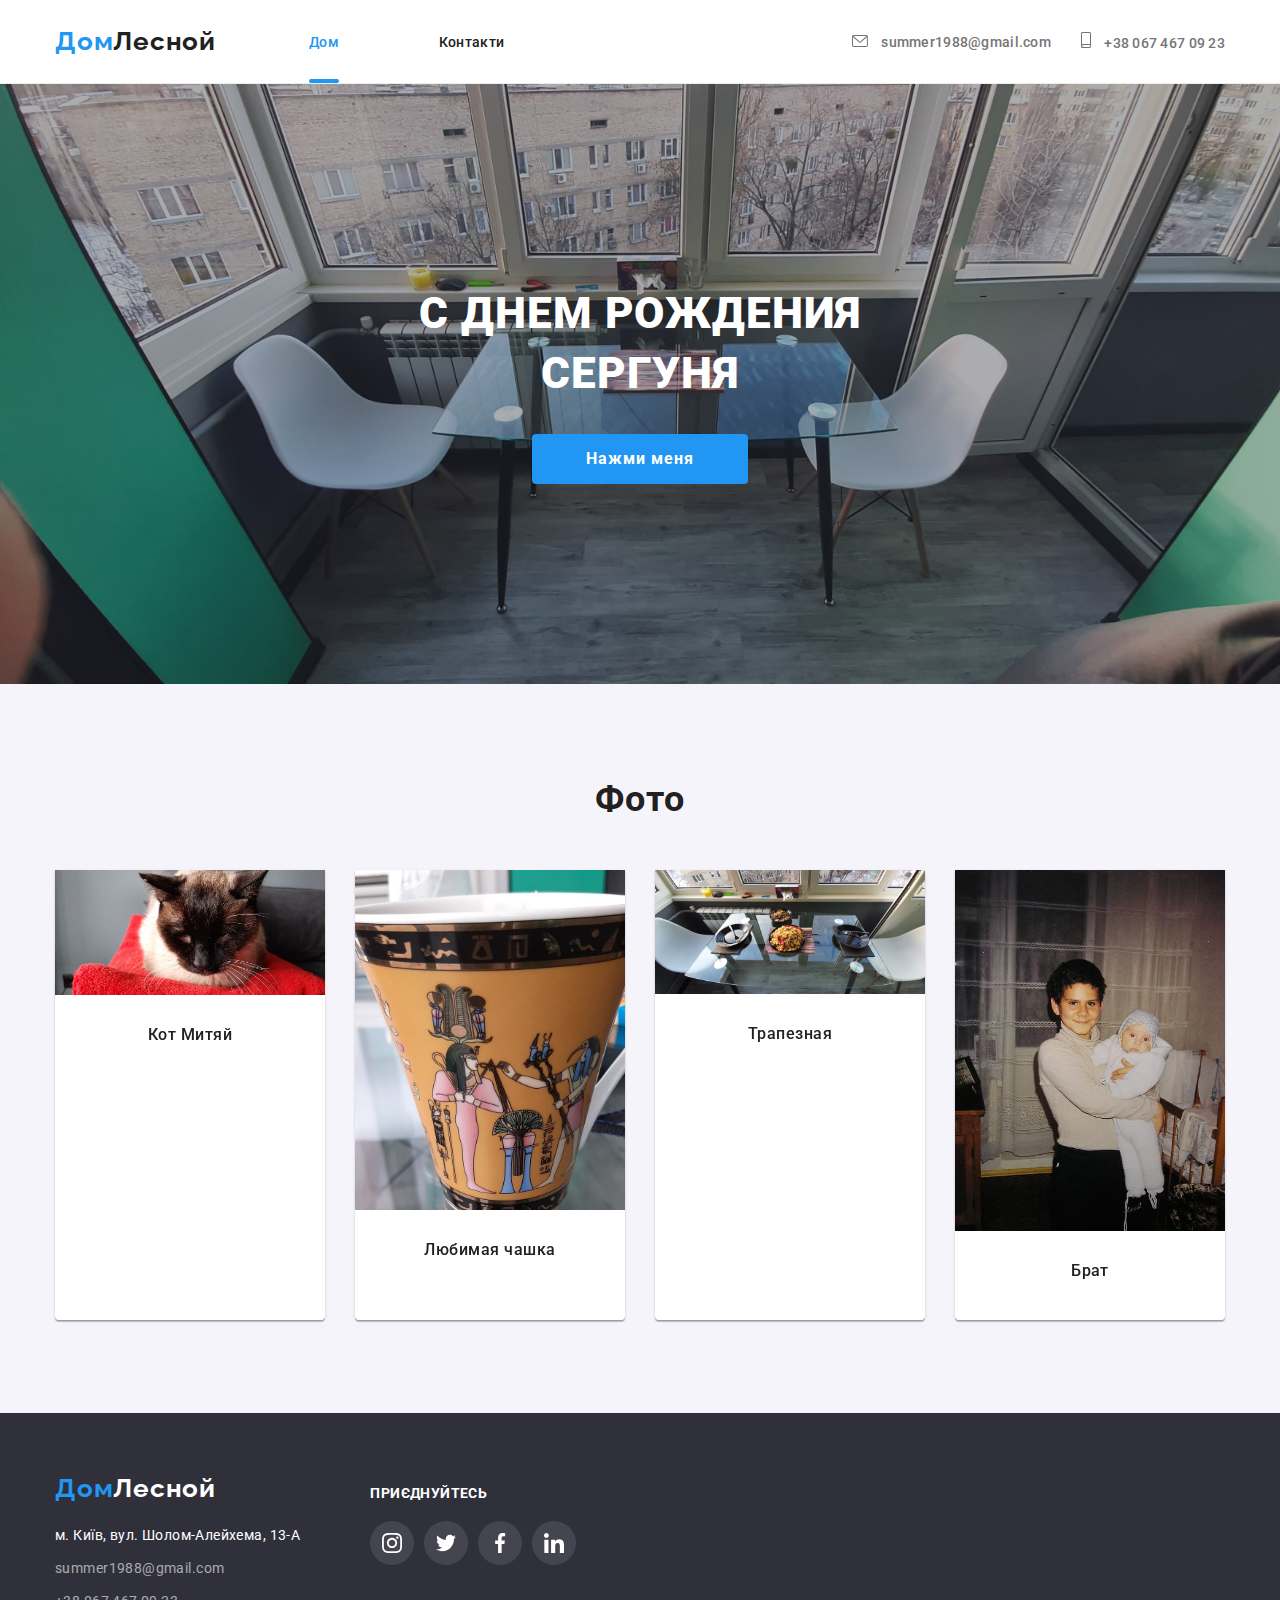
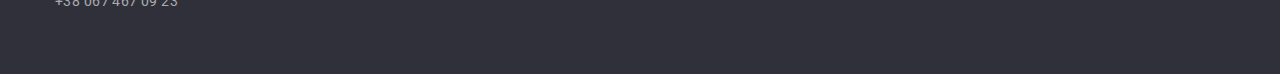
<file: index.html>
<!DOCTYPE html>
<html lang="uk">

<head>
  <meta charset="UTF-8">
  <meta http-equiv="X-UA-Compatible" content="IE=edge">
  <meta name="viewport" content="width=device-width, initial-scale=1.0">
  <title lang="en">День рождения</title>

  <link rel="preconnect" href="https://fonts.googleapis.com">
  <link rel="preconnect" href="https://fonts.gstatic.com" crossorigin>
  <link href="https://fonts.googleapis.com/css2?family=Raleway:wght@700&family=Roboto:wght@400;500;700;900&display=swap"
    rel="stylesheet">

  <link rel="stylesheet" href="https://cdnjs.cloudflare.com/ajax/libs/modern-normalize/1.0.0/modern-normalize.min.css">
  <link rel="stylesheet" href="./css/main.min.css">

</head>

<body>
  <!-- Шапка сторінки -->
  <header class="page-header">
    <div class="container page-header__container menu">

      <a href="./index.html" class="logo" lang="en" data-logo>
        <span>Дом</span><span class="logo--black">Лесной</span>
      </a>
      <!-- Меню сайту на мобільном -->
      <button class="menu__button" type="button" data-menu-button aria-expanded="false">
        <svg class="icon menu__icon" aria-label="Перемикач мобільного меню">
          <use class="menu__icon--close" href="./img/sprite.svg#close-menu"></use>
          <use class="menu__icon--open" href="./img/sprite.svg#menu"></use>
        </svg>
      </button>

      <div class="menu__container" data-menu>
        <!-- Навігація сайту на мобільном  -->
        <nav class=" menu__site-nav">
          <ul class="site-nav__list">
            <li class="site-nav__item site-nav__item--menu">
              <a href="./index.html" class="site-nav__link site-nav__link--menu site-nav__link--active">
                Дом
              </a>
            </li>
            <!-- <li class="site-nav__item site-nav__item--menu">
                  <a href="./portfolio.html" class="site-nav__link site-nav__link--menu">
                    Портфоліо
                  </a>
                </li> -->
            <li class="site-nav__item site-nav__item--menu">
              <a href="./contacts.html" class="site-nav__link site-nav__link--menu">
                Контакти
              </a>
            </li>
          </ul>
        </nav>
        <!-- Телефон та мейл меню сайту на мобільном -->
        <ul class="menu__mail-tel">
          <li class="mail-tel__item mail-tel__item--menu">
            <a class="mail-tel__link mail-tel__link--menu-mail" href="mailto:summer1988@gmail.com">
              summer1988@gmail.com
            </a>
          </li>
          <li class="mail-tel__item mail-tel__item--menu">
            <a class="mail-tel__link mail-tel__link--menu-tel" href="tel:+380674670923">
              +38 067 467 09 23
            </a>
          </li>
        </ul>

        <!-- Соцмережа меню сайту на мобільном-->

        <ul class="social__list--menu ">
          <li class="social__item--menu">
            <a class="social__link--menu " lang="en" href="https://www.instagram.com/" aria-label="instagram"
              target="_blank" rel="nofollow noopener noreferrer">
              <span class="social__name">Instagramm</span>
            </a>
          </li>
          <li class="social__item--menu">
            <a class="social__link--menu " lang="en" href="https://twitter.com/" aria-label="twitter" target="_blank"
              rel="nofollow noopener noreferrer">
              <span class="social__name">Twitter</span>
            </a>
          </li>
          <li class=" social__item--menu">
            <a class="social__link--menu " lang="en" href="https://www.facebook.com/" aria-label="facebook"
              target="_blank" rel="nofollow noopener noreferrer">
              <span class="social__name">Facebook</span>
            </a>
          </li>
          <li class="social__item--menu">
            <a class="social__link--menu " lang="en" href="https://www.linkedin.com/" aria-label="linkedin"
              target="_blank" rel="nofollow noopener noreferrer">
              <span class="social__name">LinkedIn</span>
            </a>
          </li>
        </ul>

      </div>


      <!-- Навігація сайту -->
      <nav class="site-nav">
        <ul class="site-nav__list">
          <li class="site-nav__item">
            <a href="./index.html" class="site-nav__link site-nav__link--active">
              Дом
            </a>
          </li>
          <li class="site-nav__item">
            <!-- <a href="./portfolio.html" class="site-nav__link">
                Портфоліо
              </a>-->
          </li>
          <li class="site-nav__item">
            <a href="./contacts.html" class="site-nav__link">
              Контакти
            </a>
          </li>
        </ul>
      </nav>

      <!-- Телефон та мейл -->
      <ul class="mail-tel">
        <li class="mail-tel__item">
          <a class="mail-tel__link" href="mailto:summer1988@gmail.com">
            <svg class="icon mail-tel__icon mail-tel__icon--width16">
              <use href="./img/sprite.svg#icon-envelope"></use>
            </svg>
            summer1988@gmail.com
          </a>
        </li>
        <li class="mail-tel__item">
          <a class="mail-tel__link" href="tel:+380674670923">
            <svg class="icon mail-tel__icon mail-tel__icon--width10">
              <use href="./img/sprite.svg#icon-smartphone"></use>
            </svg>
            +38 067 467 09 23
          </a>
        </li>
      </ul>

    </div>
  </header>

  <main>

    <!-- Замовлення -->
    <section class="substrate">
      <div class="order container ">
        <h1 class="order__title">
          С днем рождения <br>
          Сергуня
        </h1>
        <button class="button order__button button--blue" type="button" data-modal-open>Нажми меня</button>
      </div>
    </section>

    <!--Модальне вікно-->
    <div class="backdrop backdrop--is-hidden backdrop--open" data-modal>
      <div class="modal">
        <button class="close" type="button" data-modal-close>
          <svg class="icon close__icon ">
            <use href="./img/sprite.svg#close"></use>
          </svg>
        </button>
        <div class="modal__container">
          <!--<h1 class="modal__title">Залиште свої дані, ми вам передзвонимо</h1>
            
            <form class="data-form">
              <div class="data-form__field"> 
                <label for="name" class="data-form__label">Ім'я</label>
                <input class="data-form__input" type="text" name="username" id="name" autocomplete="name">
                <svg class="icon data-form__icon" width="18" height="18">
                  <use href="./img/sprite.svg#person"></use>
                </svg>
                
              </div>
              
              <div class="data-form__field">
                <label for="tel" class="data-form__label">Телефон</label>
                <input class="data-form__input" type="tel" name="telephone" id="tel" autocomplete="tel">
                <svg class="icon data-form__icon" width="18" height="18">
                  <use href="./img/sprite.svg#phone"></use>
                </svg>
                               
              </div>

              <div class="data-form__field">
                <label for="email" class="data-form__label">Пошта</label>
                <input class="data-form__input" type="email" name="email" id="email" autocomplete="email">
                <svg class="icon data-form__icon" width="18" height="18">
                  <use href="./img/sprite.svg#email"></use>
                </svg>
                                
              </div>

              <div class="data-form__feedback">
                <label for="feedback" class="data-form__label">Коментар</label>
                <textarea class="data-form__textarea" name="feedback" placeholder="Введіть текст" id="feedback"></textarea>
              </div>
 
              <label for="accept" class="accept">
                  <input class="accept__input visually-hidden" type="checkbox" name="acceptions" id="accept">
                  <svg class="icon accept__icon" width="16" height="15">
                    <use class="accept__icon--uncheck" href="./img/sprite.svg#uncheck"></use>
                    <use class="accept__icon--check" href="./img/sprite.svg#check"></use>                                    
                  </svg>
                  <span class="accept__label">Погоджуюся з розсилкою та приймаю 
                  <a href="" class="accept__label--blue"> Умови договору</a>
                  </span>
              </label> 
                            
              <button class="button data-form__button button--blue" type="submit">Відправити</button>
            </form>-->
        </div>
      </div>

    </div>


    <!-- Переваги -->
    <!--  <section class="benefits section">
        <div class="container ">
          <h2 class="visually-hidden">Наші переваги</h2>
          <ul class="benefits__list">
            <li class="benefits__item benefits__item--antena">
              <h3 class="benefits__title">УВАГА ДО ДЕТАЛЕЙ</h3>
              <p class="benefits__text">
                Ідейні міркування, і навіть початок повсякденної роботи з
                формування позиції.
              </p>
            </li>
            <li class="benefits__item benefits__item--clock">
              <h3 class="benefits__title">ПУНКТУАЛЬНІСТЬ</h3>
              <p class="benefits__text">
                Завдання організації, особливо рамки і місце навчання кадрів тягне
                у себе.
              </p>
            </li>
            <li class="benefits__item benefits__item--diagram">
              <h3 class="benefits__title">ПЛАНУВАННЯ</h3>
              <p class="benefits__text">
                Так само консультація з широким активом значною мірою зумовлює.
              </p>
            </li>
            <li class="benefits__item benefits__item--astronaut">
              <h3 class="benefits__title">СУЧАСНІ ТЕХНОЛОГІЇ</h3>
              <p class="benefits__text">
                Значимість цих проблем настільки очевидна, що реалізація планових
                завдань.
              </p>
            </li>
          </ul>
        
      </div>
    </section>-->

    <!-- Чим ми займаємося -->
    <!-- <section class="wedo section">
        <div class="container">
          <h2 class="wedo__title">Чим ми займаємося</h2>
          <ul class="wedo__list">
            <li class="wedo__item">
              <div class="wedo__img-back">
                <picture>
                  <source 
                  srcset="./img/img01.webp 1x,
                          ./img/img01@2x.webp  2x" 
                  type="image/webp">
                  <img class="wedo__img"
                    src="./img/img01.jpg" 
                    alt="десктопні програми" 
                    width="370"
                    srcset="./img/img01.jpg 1x,
                            ./img/img01@2x.jpg 2x" 
                            >
                </picture>
                <p class="wedo__text-back">
                  Десктопні додатки
                </p>
              </div>
            </li>
            <li class="wedo__item">
              <div class="wedo__img-back">
                <picture>
                  <source 
                  srcset="./img/img02.webp 1x,
                          ./img/img02@2x.webp  2x" 
                  type="image/webp">
                <img class="wedo__img"
                src="./img/img02.jpg" 
                alt="мобільні додатки" 
                width="370"
                srcset="./img/img02.jpg 1x,
                        ./img/img02@2x.jpg 2x"
                        >
                </picture>
                <p class="wedo__text-back">
                  Мобільні додатки
                </p>
              </div>
            </li>
            <li class="wedo__item">
              <div class="wedo__img-back">
                <picture>
                  <source 
                  srcset="./img/img03.webp 1x,
                          ./img/img03@2x.webp  2x" 
                  type="image/webp">
                  <img class="wedo__img"
                  src="./img/img03.jpg" 
                  alt="дизайнерські рішення" 
                  width="370"
                  srcset="./img/img03.jpg 1x,
                          ./img/img03@2x.jpg 2x"
                          >
                </picture>
                <p class="wedo__text-back">
                  Дизайнерські рішення
                </p>
              </div>
            </li>
      
          </ul>
        </div>
      </section> -->

    <!-- Наша команда -->

    <section class="team section">
      <div class="container ">
        <h2 class="team__title">Фото</h2>
        <ul class="team__list">
          <li class="team__item">
            <!-- Фото -->
            <picture>

             <!-- <source srcset="./img/Mobile/cat.webp 450w,
                          ./img/Mobile/img-1@2x.webp 900w" media="(max-width:767px)" sizes=" 100vw" type="image/webp">

              <source srcset="./img/Mobile/cat.jpg 450w,
                          ./img/Mobile/cat.jpg 900w" media="(max-width:767px)" sizes=" 100vw" type="image/jpg">

              <source srcset="./img/tablet/img-1.webp 354w,
                          ./img/tablet/img-1@2x.webp 708w" media="(min-width:768px)" sizes=" 50vw" type="image/webp">

              <source srcset="./img/tablet/img-1.jpg 354W,
                          ./img/tablet/img-1@2x.jpg 708w" media="(min-width:768px)" sizes=" 50vw" type="image/jpg">

              <source srcset="./img/img-1.webp 270w,
                          ./img/img-1@2x.webp  540w" media="(min-width: 1200px)" sizes=" 25vw" type="image/webp">

              <source srcset="./img/img-1.jpg 270w
                          ./img/img-1@2x.jpg 540w" media="(min-width:  1200px)" sizes=" 25vw" type="image/jpg">-->

              <img src="./img/Mobile/cat.jpg" alt="Кот Митяй" sizes=" (min-width:1200px) 25vw,
                          (min-width:768px ) 50vw,
                                            100vw ">
            </picture>
            <div class="team__name-position">
              <h3 class="team__name">Кот Митяй</h3>
              <!-- <p class="team__position" lang="en">Product Designer</p>-->

              <!-- Соцмережа -->
             <div class="social team__social">
                <!--<ul class="social__list social__list--position">
                  <li class="social__item">
                    <a class="social__link " href="https://www.instagram.com/" aria-label="instagram" target="_blank"
                      rel="nofollow noopener noreferrer">
                      <svg class="icon social__icon icon--grey">
                        <use href="./img/sprite.svg#icon-instagram"></use>
                      </svg>
                    </a>
                  </li>
                  <li class="social__item">
                    <a class="social__link " href="https://twitter.com/" aria-label="twitter" target="_blank"
                      rel="nofollow noopener noreferrer">
                      <svg class="icon social__icon icon--grey">
                        <use href="./img/sprite.svg#icon-twitter"></use>
                      </svg>
                    </a>
                  </li>
                  <li class="social__item">
                    <a class="social__link " href="https://www.facebook.com/" aria-label="facebook" target="_blank"
                      rel="nofollow noopener noreferrer">
                      <svg class="icon social__icon icon--grey">
                        <use href="./img/sprite.svg#icon-facebook"></use>
                      </svg>
                    </a>
                  </li>
                  <li class="social__item">
                    <a class="social__link " href="https://www.linkedin.com/" aria-label="linkedin" target="_blank"
                      rel="nofollow noopener noreferrer">
                      <svg class="icon social__icon icon--grey">
                        <use href="./img/sprite.svg#icon-linkedin"></use>
                      </svg>
                    </a>
                  </li>
                </ul>-->
              </div>
            </div>
          </li>

          <li class="team__item">
            <!-- Фото -->
            <picture>
             <!-- <source srcset="./img/Mobile/img-2.webp 450w,
                          ./img/Mobile/img-2@2x.webp 900w" media="(max-width:767px)" sizes=" 100vw" type="image/webp">

              <source srcset="./img/Mobile/img-2.jpg 450w,
                          ./img/Mobile/img-2@2x.jpg 900w" media="(max-width:767px)" sizes=" 100vw" type="image/jpg">

              <source srcset="./img/tablet/img-2.webp 354w,
                          ./img/tablet/img-2@2x.webp 708w" media="(min-width:768px)" sizes=" 50vw" type="image/webp">

              <source srcset="./img/tablet/img-2.jpg 354W,
                          ./img/tablet/img-2@2x.jpg 708w" media="(min-width:768px)" sizes=" 50vw" type="image/jpg">

              <source srcset="./img/img-2.webp 270w,
                          ./img/img-2@2x.webp  540w" media="(min-width: 1200px)" sizes=" 25vw" type="image/webp">

              <source srcset="./img/img-2.jpg 270w
                          ./img/img-2@2x.jpg 540w" media="(min-width:  1200px)" sizes=" 25vw" type="image/jpg">-->

              <img src="./img/Mobile/cup.jpg" alt="Любимая чашка" sizes=" (min-width:1200px) 25vw,
                        (min-width:768px ) 50vw,
                                          100vw ">
            </picture>
            <div class="team__name-position">
              <h3 class="team__name">Любимая чашка</h3>
              <!--<p class="team__position" lang="en">Frontend Developer</p>-->
              <!-- Соцмережа -->
              <div class="social team__social">
                <!--<ul class="social__list social__list--position">
                  <li class="social__item">
                    <a class="social__link " href="https://www.instagram.com/" aria-label="instagram" target="_blank"
                      rel="nofollow noopener noreferrer">
                      <svg class="icon social__icon icon--grey">
                        <use href="./img/sprite.svg#icon-instagram"></use>
                      </svg>
                    </a>
                  </li>
                  <li class="social__item">
                    <a class="social__link " href="https://twitter.com/" aria-label="twitter" target="_blank"
                      rel="nofollow noopener noreferrer">
                      <svg class="icon social__icon icon--grey">
                        <use href="./img/sprite.svg#icon-twitter"></use>
                      </svg>
                    </a>
                  </li>
                  <li class="social__item">
                    <a class="social__link " href="https://www.facebook.com/" aria-label="facebook" target="_blank"
                      rel="nofollow noopener noreferrer">
                      <svg class="icon social__icon icon--grey">
                        <use href="./img/sprite.svg#icon-facebook"></use>
                      </svg>
                    </a>
                  </li>
                  <li class="social__item">
                    <a class="social__link " href="https://www.linkedin.com/" aria-label="linkedin" target="_blank"
                      rel="nofollow noopener noreferrer">
                      <svg class="icon social__icon icon--grey">
                        <use href="./img/sprite.svg#icon-linkedin"></use>
                      </svg>
                    </a>
                  </li>
                </ul>-->
              </div>
            </div>
          </li>

          <li class="team__item">
            <!-- Фото -->
            <picture>
             <!-- <source srcset="./img/Mobile/img-3.webp 450w,
                          ./img/Mobile/img-3@2x.webp 900w" media="(max-width:767px)" sizes=" 100vw" type="image/webp">

              <source srcset="./img/Mobile/img-3.jpg 450w,
                          ./img/Mobile/img-3@2x.jpg 900w" media="(max-width:767px)" sizes=" 100vw" type="image/jpg">

              <source srcset="./img/tablet/img-3.webp 354w,
                          ./img/tablet/img-3@2x.webp 708w" media="(min-width:768px)" sizes=" 50vw" type="image/webp">

              <source srcset="./img/tablet/img-3.jpg 354W,
                          ./img/tablet/img-3@2x.jpg 708w" media="(min-width:768px)" sizes=" 50vw" type="image/jpg">

              <source srcset="./img/img-3.webp 270w,
                          ./img/img-3@2x.webp  540w" media="(min-width: 1200px)" sizes=" 25vw" type="image/webp">

              <source srcset="./img/img-3.jpg 270w
                          ./img/img-3@2x.jpg 540w" media="(min-width:  1200px)" sizes=" 25vw" type="image/jpg">-->

                          <img src="./img/Mobile/food.jpg" alt="Трапезная" sizes=" (min-width:1200px) 25vw,
                          (min-width:768px ) 50vw,
                                            100vw ">
            </picture>
            <div class="team__name-position">
              <h3 class="team__name">Трапезная</h3>
              <!--<p class="team__position" lang="en">Marketing</p>-->
              <!-- Соцмережа -->
              <div class="social team__social">
                <!--<ul class="social__list social__list--position">
                  <li class="social__item">
                    <a class="social__link " href="https://www.instagram.com/" aria-label="instagram" target="_blank"
                      rel="nofollow noopener noreferrer">
                      <svg class="icon social__icon icon--grey">
                        <use href="./img/sprite.svg#icon-instagram"></use>
                      </svg>
                    </a>
                  </li>
                  <li class="social__item">
                    <a class="social__link " href="https://twitter.com/" aria-label="twitter" target="_blank"
                      rel="nofollow noopener noreferrer">
                      <svg class="icon social__icon icon--grey">
                        <use href="./img/sprite.svg#icon-twitter"></use>
                      </svg>
                    </a>
                  </li>
                  <li class="social__item">
                    <a class="social__link " href="https://www.facebook.com/" aria-label="facebook" target="_blank"
                      rel="nofollow noopener noreferrer">
                      <svg class="icon social__icon icon--grey">
                        <use href="./img/sprite.svg#icon-facebook"></use>
                      </svg>
                    </a>
                  </li>
                  <li class="social__item">
                    <a class="social__link " href="https://www.linkedin.com/" aria-label="linkedin" target="_blank"
                      rel="nofollow noopener noreferrer">
                      <svg class="icon social__icon icon--grey">
                        <use href="./img/sprite.svg#icon-linkedin"></use>
                      </svg>
                    </a>
                  </li>
                </ul>-->
              </div>
            </div>
          </li>

          <li class="team__item">
            <!-- Фото -->
            <picture>
             <!-- <source srcset="./img/Mobile/.webp 450w,
                          ./img/Mobile/img-4@2x.webp 900w" media="(max-width:767px)" sizes=" 100vw" type="image/webp">

              <source srcset="./img/Mobile/cat.jpg,
                          ./img/Mobile/img-4@2x.jpg 900w" media="(max-width:767px)" sizes=" 100vw" type="image/jpg">

              <source srcset="./img/tablet/img-4.webp 354w,
                          ./img/tablet/img-4@2x.webp 708w" media="(min-width:768px)" sizes=" 50vw" type="image/webp">

              <source srcset="./img/tablet/img-4.jpg 354W,
                          ./img/tablet/img-4@2x.jpg 708w" media="(min-width:768px)" sizes=" 50vw" type="image/jpg">

              <source srcset="./img/img-3.webp 270w,
                          ./img/img-4@2x.webp  540w" media="(min-width: 1200px)" sizes=" 25vw" type="image/webp">

              <source srcset="./img/img-3.jpg 270w
                          ./img/img-4@2x.jpg 540w" media="(min-width:  1200px)" sizes=" 25vw" type="image/jpg">-->

              <img src="./img/Mobile/brother.jpg" alt="Брат" sizes=" (min-width:1200px) 25vw,
                        (min-width:768px ) 50vw,
                                          100vw ">
            </picture>
            <div class="team__name-position">
              <h3 class="team__name">Брат</h3>
             <!-- <p class="team__position" lang="en">UI Designer</p> -->
              <!-- Соцмережа -->
              <div class="social team__social">
                <!--<ul class="social__list social__list--position">
                  <li class="social__item">
                    <a class="social__link " href="https://www.instagram.com/" aria-label="instagram" target="_blank"
                      rel="nofollow noopener noreferrer">
                      <svg class="icon social__icon icon--grey">
                        <use href="./img/sprite.svg#icon-instagram"></use>
                      </svg>
                    </a>
                  </li>
                  <li class="social__item">
                    <a class="social__link " href="https://twitter.com/" aria-label="twitter" target="_blank"
                      rel="nofollow noopener noreferrer">
                      <svg class="icon social__icon icon--grey">
                        <use href="./img/sprite.svg#icon-twitter"></use>
                      </svg>
                    </a>
                  </li>
                  <li class="social__item">
                    <a class="social__link " href="https://www.facebook.com/" aria-label="facebook" target="_blank"
                      rel="nofollow noopener noreferrer">
                      <svg class="icon social__icon icon--grey">
                        <use href="./img/sprite.svg#icon-facebook"></use>
                      </svg>
                    </a>
                  </li>
                  <li class="social__item">
                    <a class="social__link " href="https://www.linkedin.com/" aria-label="linkedin" target="_blank"
                      rel="nofollow noopener noreferrer">
                      <svg class="icon social__icon icon--grey">
                        <use href="./img/sprite.svg#icon-linkedin"></use>
                      </svg>
                    </a>
                  </li>
                </ul>-->
              </div>
            </div>
          </li>
        </ul>
      </div>
    </section>

    <!-- Постійні клієнти -->

    <!--<section class="clients section">
        <div class="container ">
          <h2 class="clients__title">Постійні клієнти</h2>
          <ul class="clients__list">
            <li class="clients__item">
              <a class="clients__link" href="" >
                <svg class="icon clients__icon">
                  <use href="./img/sprite.svg#icon-Logo1"></use>
                </svg>
              </a>
            </li>
            <li class="clients__item">
              <a class="clients__link" href="">
                <svg class="icon clients__icon">
                  <use href="./img/sprite.svg#icon-Logo-2"></use>
                </svg>
              </a>
            </li>
            <li class="clients__item">
              <a class="clients__link" href="">
                <svg class="icon clients__icon">
                  <use href="./img/sprite.svg#icon-Logo-3"></use>
                </svg>
              </a>
            </li>
            <li class="clients__item">
              <a class="clients__link" href="">
                <svg class="icon clients__icon">
                  <use href="./img/sprite.svg#icon-Logo-4"></use>
                </svg>
              </a>
            </li>
            <li class="clients__item">
              <a class="clients__link" href="">
                <svg class="icon clients__icon">
                  <use href="./img/sprite.svg#icon-Logo-5"></use>
                </svg>
              </a>
            </li>
            <li class="clients__item">
              <a class="clients__link" href="">
                <svg class="icon clients__icon">
                  <use href="./img/sprite.svg#icon-Logo-6"></use>
                </svg>
              </a>
            </li>
          </ul>
        </div>
      </section>
    </main> -->

    <!-- Підвал сторінки -->
    <footer class="page-footer">
      <div class="container page-footer__container">
        <div class="container__logo-address-social">
          <!--Лого -->
          <div class="container__logo-address">
            <a href="./index.html" class="logo" lang="en">
              <span>Дом</span><span class="logo--white">Лесной</span>
            </a>
            <!--Адреса -->
            <address class="address page-footer__address">
              <ul>
                <li class="address__item">
                  <a class="address__link address__link--white" href="https://goo.gl/maps/4PPSxjtDW2N46GiJ7"
                    target="_blank" rel="nofollow noopener noreferrer">
                    м. Київ, вул. Шолом-Алейхема, 13-А
                  </a>
                </li>
                <li class="address__item"><a class="address__link"
                    href="mailto:summer1988@gmail.com">summer1988@gmail.com</a></li>
                <li class="address__item"><a class="address__link" href="tel:+380674670923">+38 067 467 09 23
            </address>
          </div>

          <!-- Соцмережа -->
          <div class="social page-footer__social">
            <h2 class="social__title">Приєднуйтесь</h2>
            <ul class="social__list social__list--positionStart ">
              <li class="social__item">
                <a class="social__link social__link--grey" href="https://www.instagram.com/" aria-label="instagram"
                  target="_blank" rel="nofollow noopener noreferrer">
                  <svg class="icon social__icon icon--white">
                    <use href="./img/sprite.svg#icon-instagram"></use>
                  </svg>
                </a>
              </li>
              <li class="social__item">
                <a class="social__link social__link--grey" href="https://twitter.com/" aria-label="twitter"
                  target="_blank" rel="nofollow noopener noreferrer">
                  <svg class="icon social__icon icon--white">
                    <use href="./img/sprite.svg#icon-twitter"></use>
                  </svg>
                </a>
              </li>
              <li class="social__item">
                <a class="social__link social__link--grey" href="https://www.facebook.com/" aria-label="facebook"
                  target="_blank" rel="nofollow noopener noreferrer">
                  <svg class="icon social__icon icon--white">
                    <use href="./img/sprite.svg#icon-facebook"></use>
                  </svg>
                </a>
              </li>
              <li class="social__item">
                <a class="social__link social__link--grey" href="https://www.linkedin.com/" aria-label="linkedin"
                  target="_blank" rel="nofollow nofollow noopener noreferrer">
                  <svg class="icon social__icon icon--white">
                    <use href="./img/sprite.svg#icon-linkedin"></use>
                  </svg>
                </a>
              </li>
            </ul>
          </div>
        </div>
        <!--Підписатися на розсилку -->
        <!-- <form class="signup-form page-footer__signup-form" name="signup-form" autocomplete="on" novalidate>
          <label for="signup-form" class="signup-form__label">
            Підпишіться на розсилку
          </label>
          <div class="container__input-button">
            <input id="signup-form" class="signup-form__input" type="email" name="email" placeholder="Email" />-->
            
          
          <!--Кнопка -->
        <!--  <button class="button signup-form__button button--blue" type="submit">
              Підписатися
              <svg class="icon button__icon button__icon--white">
                <use href="./img/sprite.svg#send"></use>
              </svg>
            </button>
          </div>

        </form>-->

      </div>
    </footer>
    <script src="./js/page-header.js"></script>
    <script src="./js/menu.js"></script>
    <script src="./js/modal.js"></script>
</body>

</html>
</file>
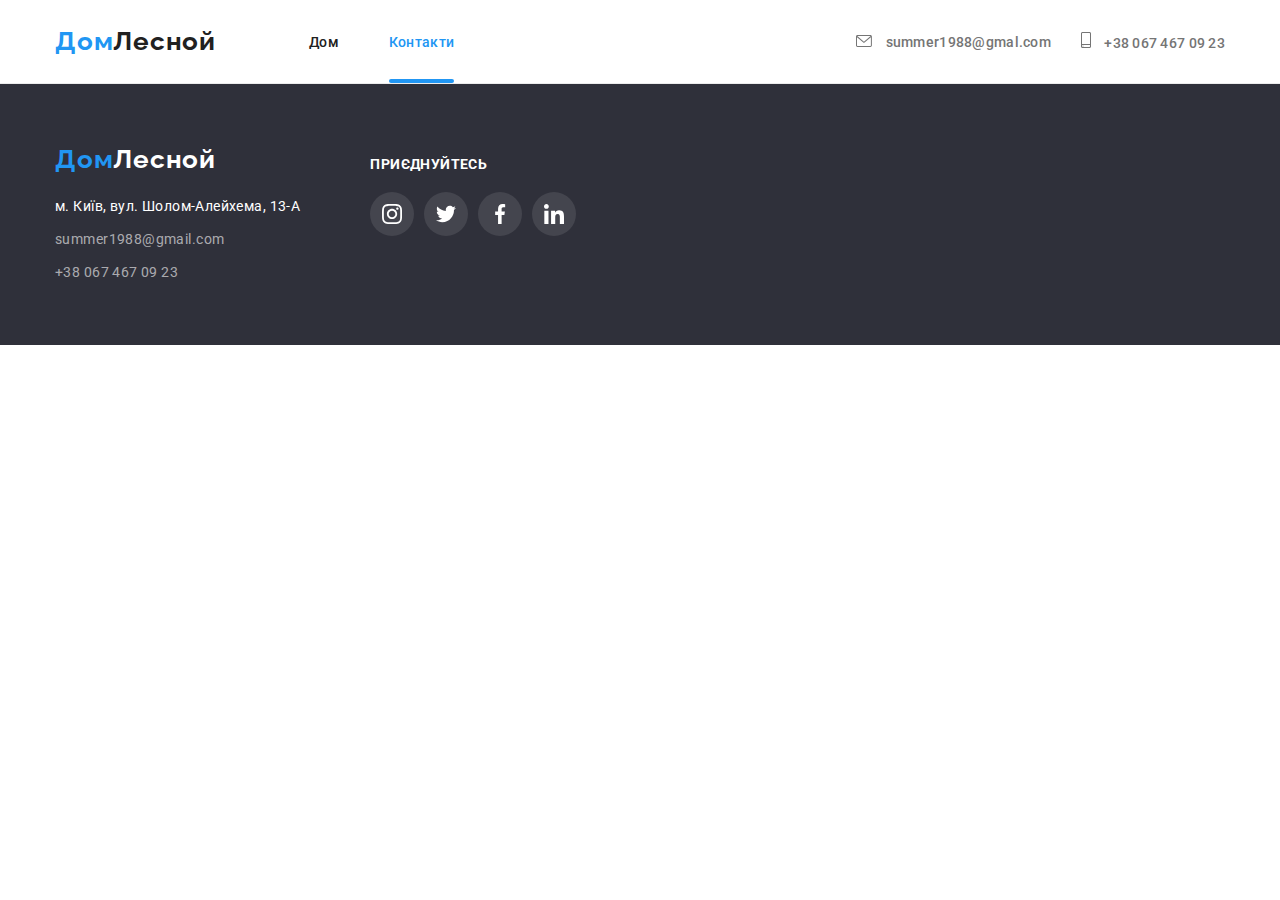
<file: contacts.html>
<!DOCTYPE html>
<html lang="uk">

<head>
    <meta charset="UTF-8">
    <meta http-equiv="X-UA-Compatible" content="IE=edge">
    <meta name="viewport" content="width=device-width, initial-scale=1.0">
    <title lang="en">WebStudio</title>

    <link rel="preconnect" href="https://fonts.googleapis.com">
    <link rel="preconnect" href="https://fonts.gstatic.com" crossorigin>
    <link
        href="https://fonts.googleapis.com/css2?family=Raleway:wght@700&family=Roboto:wght@400;500;700;900&display=swap"
        rel="stylesheet">

    <link rel="stylesheet" href="https://cdnjs.cloudflare.com/ajax/libs/modern-normalize/1.0.0/modern-normalize.min.css">
    <link rel="stylesheet" href="./css/main.min.css">

</head>

<body>
    <!-- Шапка сторінки -->
    <header class="page-header ">
        <div class="container page-header__container menu">
    
            <a href="./index.html" class="logo" lang="en" data-logo>
                <span>Дом</span><span class="logo--black">Лесной</span>
            </a>
            <!-- Меню сайту на мобільном -->
            <button class="menu__button" type="button" data-menu-button aria-expanded="false">
                <svg class="icon menu__icon" aria-label="Перемикач мобільного меню">
                    <use class="menu__icon--close" href="./img/sprite.svg#close-menu"></use>
                    <use class="menu__icon--open" href="./img/sprite.svg#menu"></use>
                </svg>
            </button>
    
            <div class="menu__container" data-menu>
                <!-- Навігація сайту на мобільном  -->
                <nav class=" menu__site-nav">
                    <ul class="site-nav__list">
                        <li class="site-nav__item site-nav__item--menu">
                            <a href="./index.html" class="site-nav__link site-nav__link--menu ">
                                Дом
                            </a>
                        </li>
                       <!-- <li class="site-nav__item site-nav__item--menu">
                            <a href="./portfolio.html" class="site-nav__link site-nav__link--menu">
                                Портфоліо
                            </a>
                        </li> -->
                        <li class="site-nav__item site-nav__item--menu">
                            <a href="./contacts.html" class="site-nav__link site-nav__link--menu site-nav__link--active">
                                Контакти
                            </a>
                        </li>
                    </ul>
                </nav>
                <!-- Телефон та мейл меню сайту на мобільном -->
                <ul class="menu__mail-tel">
                    <li class="mail-tel__item mail-tel__item--menu">
                        <a class="mail-tel__link mail-tel__link--menu-mail" href="mailto:summer1988@gmal.com">
                        summer1988@gmal.com
                        </a>
                    </li>
                    <li class="mail-tel__item mail-tel__item--menu">
                        <a class="mail-tel__link mail-tel__link--menu-tel" href="tel:+380674670923">
                            +38 067 467 09 23
                        </a>
                    </li>
                </ul>
    
                <!-- Соцмережа меню сайту на мобільном-->
    
                <ul class="social__list--menu ">
                    <li class="social__item--menu">
                        <a class="social__link--menu " lang="en" href="https://www.instagram.com/" aria-label="instagram"
                            target="_blank" rel="noopener noreferrer">
                            <span class="social__name">Instagramm</span>
                        </a>
                    </li>
                    <li class="social__item--menu">
                        <a class="social__link--menu " lang="en" href="https://twitter.com/" aria-label="twitter"
                            target="_blank" rel="noopener noreferrer">
                            <span class="social__name">Twitter</span>
                        </a>
                    </li>
                    <li class=" social__item--menu">
                        <a class="social__link--menu " lang="en" href="https://www.facebook.com/" aria-label="facebook"
                            target="_blank" rel="noopener noreferrer">
                            <span class="social__name">Facebook</span>
                        </a>
                    </li>
                    <li class="social__item--menu">
                        <a class="social__link--menu " lang="en" href="https://www.linkedin.com/" aria-label="linkedin"
                            target="_blank" rel="noopener noreferrer">
                            <span class="social__name">LinkedIn</span>
                        </a>
                    </li>
                </ul>
    
            </div>
    
    
            <!-- Навігація сайту -->
            <nav class="site-nav">
                <ul class="site-nav__list">
                    <li class="site-nav__item">
                        <a href="./index.html" class="site-nav__link ">
                            Дом
                        </a>
                    </li>
                   <!-- <li class="site-nav__item">
                        <a href="./portfolio.html" class="site-nav__link">
                            Портфоліо
                        </a>
                    </li>-->
                    <li class="site-nav__item">
                        <a href="./contacts.html" class="site-nav__link site-nav__link--active">
                            Контакти
                        </a>
                    </li>
                </ul>
            </nav>
    
            <!-- Телефон та мейл -->
            <ul class="mail-tel">
                <li class="mail-tel__item">
                    <a class="mail-tel__link" href="mailto:summer1988@gmal.com">
                        <svg class="icon mail-tel__icon mail-tel__icon--width16">
                            <use href="./img/sprite.svg#icon-envelope"></use>
                        </svg>
                        summer1988@gmal.com
                    </a>
                </li>
                <li class="mail-tel__item">
                    <a class="mail-tel__link" href="tel:+380574670923">
                        <svg class="icon mail-tel__icon mail-tel__icon--width10">
                            <use href="./img/sprite.svg#icon-smartphone"></use>
                        </svg>
                        +38 067 467 09 23
                    </a>
                </li>
            </ul>
    
        </div>
    </header>

    <main>


    </main>

    
    <!-- Підвал сторінки -->
    <footer class="page-footer">
        <div class="container page-footer__container">
            <div class="container__logo-address-social">
                <!--Лого -->
                <div class="container__logo-address">
                    <a href="./index.html" class="logo" lang="en">
                        <span>Дом</span><span class="logo--white">Лесной</span>
                    </a>
                    <!--Адреса -->
                    <address class="address page-footer__address">
                        <ul>
                            <li class="address__item">
                                <a class="address__link address__link--white"
                                    href="https://goo.gl/maps/4PPSxjtDW2N46GiJ7"
                                    target="_blank" rel="noopener noreferrer">
                                    м. Київ, вул. Шолом-Алейхема, 13-А
                            </li>
                            <li class="address__item"><a class="address__link"
                                    href="mailto:summer1988@gmail.com">summer1988@gmail.com</a></li>
                            <li class="address__item"><a class="address__link" href="tel:+380674670923">+38 067 467 09
                                    23</a></li>
                        </ul>
                    </address>
                </div>
    
                <!-- Соцмережа -->
                <div class="social page-footer__social">
                    <h2 class="social__title">Приєднуйтесь</h2>
                    <ul class="social__list social__list--positionStart ">
                        <li class="social__item">
                            <a class="social__link social__link--grey" href="https://www.instagram.com/"
                                aria-label="instagram" target="_blank" rel="noopener noreferrer">
                                <svg class="icon social__icon icon--white">
                                    <use href="./img/sprite.svg#icon-instagram"></use>
                                </svg>
                            </a>
                        </li>
                        <li class="social__item">
                            <a class="social__link social__link--grey" href="https://twitter.com/" aria-label="twitter"
                                target="_blank" rel="noopener noreferrer">
                                <svg class="icon social__icon icon--white">
                                    <use href="./img/sprite.svg#icon-twitter"></use>
                                </svg>
                            </a>
                        </li>
                        <li class="social__item">
                            <a class="social__link social__link--grey" href="https://www.facebook.com/"
                                aria-label="facebook" target="_blank" rel="noopener noreferrer">
                                <svg class="icon social__icon icon--white">
                                    <use href="./img/sprite.svg#icon-facebook"></use>
                                </svg>
                            </a>
                        </li>
                        <li class="social__item">
                            <a class="social__link social__link--grey" href="https://www.linkedin.com/"
                                aria-label="linkedin" target="_blank" rel="noopener noreferrer">
                                <svg class="icon social__icon icon--white">
                                    <use href="./img/sprite.svg#icon-linkedin"></use>
                                </svg>
                            </a>
                        </li>
                    </ul>
                </div>
            </div>
            <!--Підписатися на розсилку -->
           <!-- <form class="signup-form page-footer__signup-form" name="signup-form" autocomplete="on" novalidate>
                <label for="signup-form" class="signup-form__label">
                    Підпишіться на розсилку
                </label>
                <div class="container__input-button">
                    <input id="signup-form" class="signup-form__input" type="email" name="email" placeholder="Email" />
    
    
                    <!--Кнопка -->
                   <!-- <button class="button signup-form__button button--blue" type="submit">
                        Підписатися
                        <svg class="icon button__icon button__icon--white">
                            <use href="./img/sprite.svg#send"></use>
                        </svg>
                    </button>
                </div>
    
            </form>-->
    
        </div>
    </footer>
<script src="./js/page-header.js"></script>
<script src="./js/menu.js"></script>
</body>

</html>
</file>
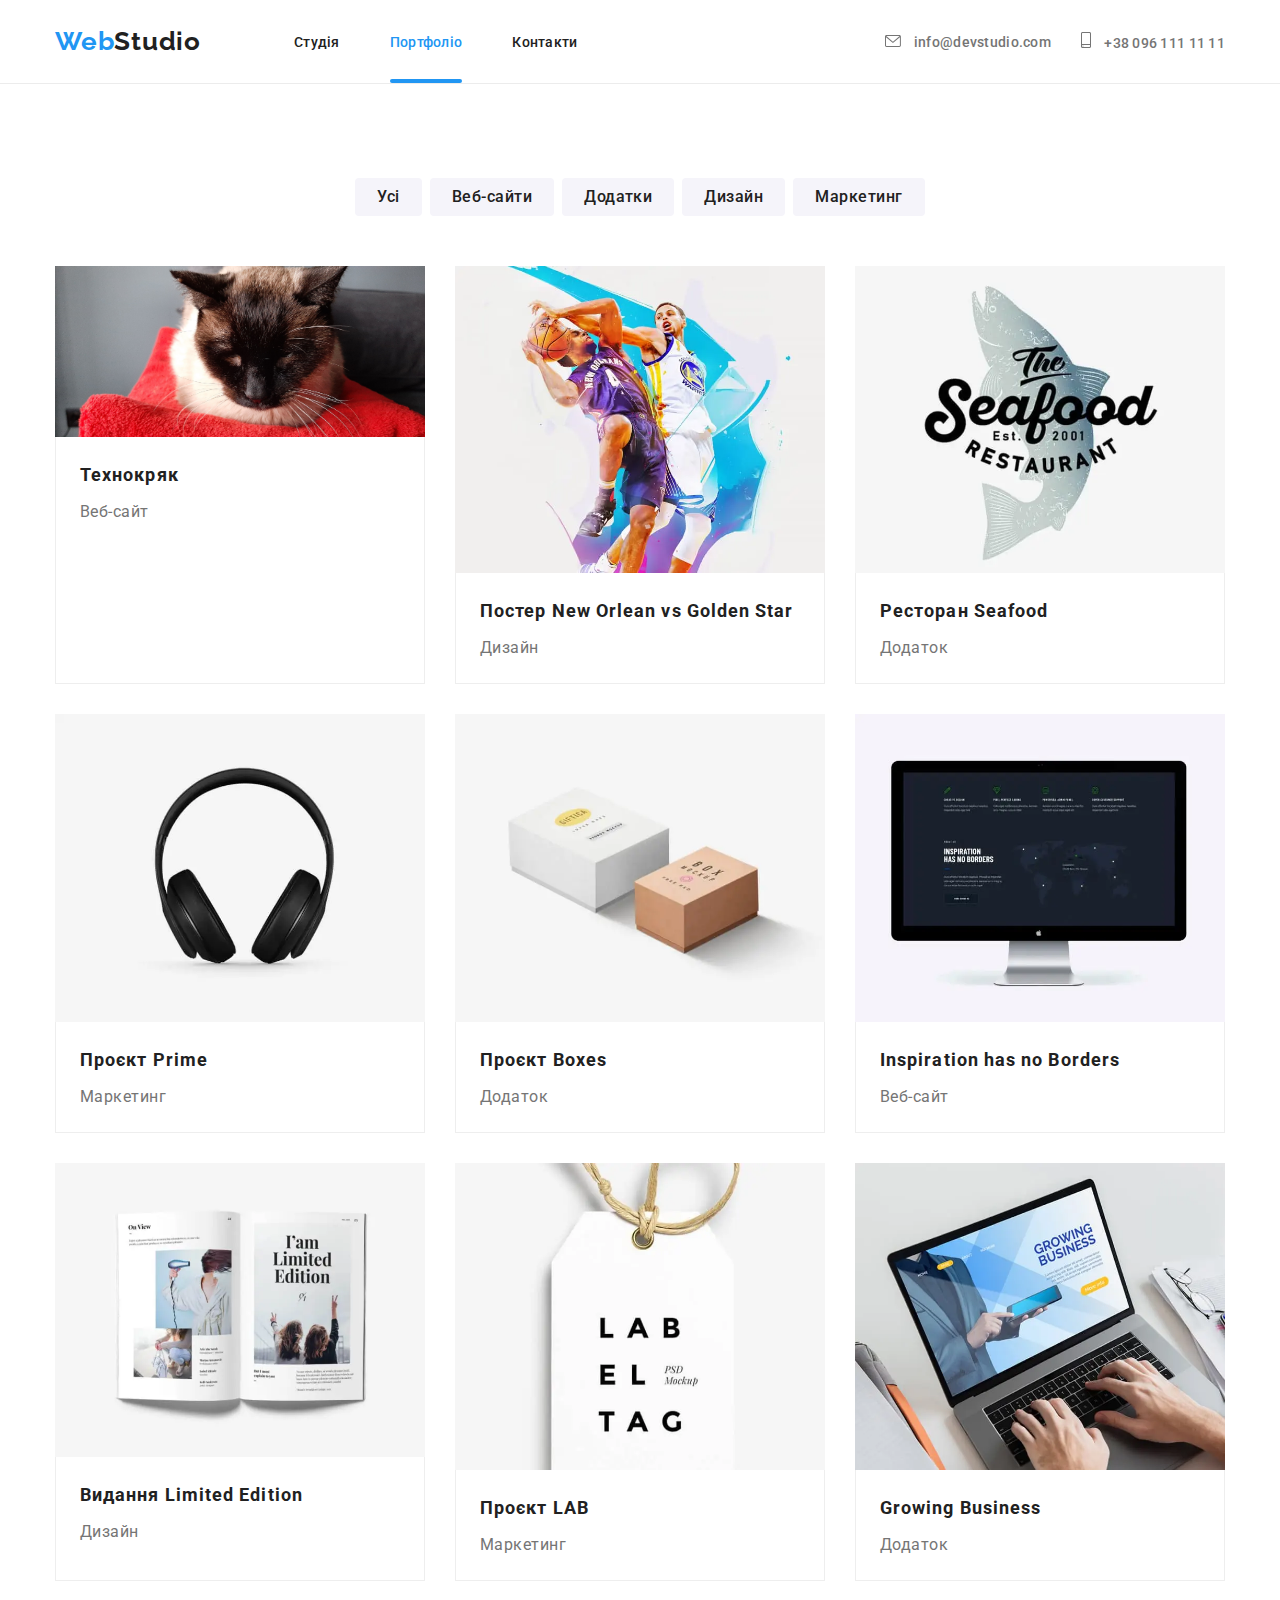
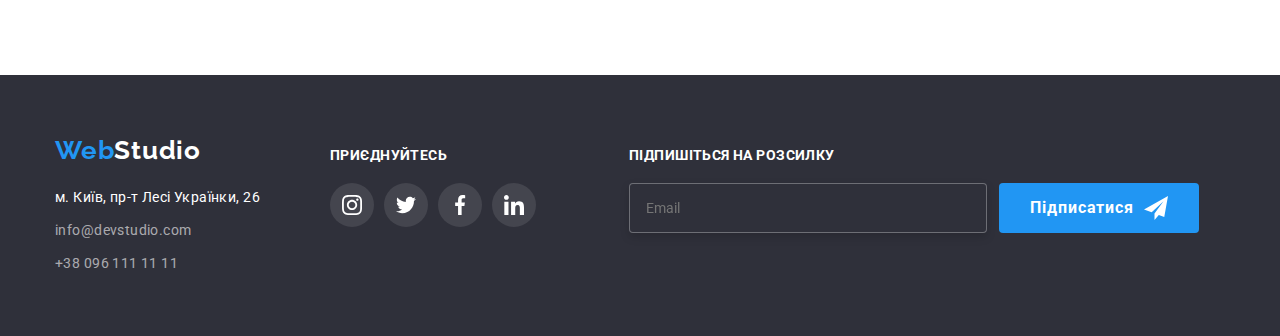
<file: portfolio.html>
<!DOCTYPE html>
<html lang="uk">
  <head>
    <meta charset="UTF-8" >
    <meta http-equiv="X-UA-Compatible" content="IE=edge" >
    <meta name="viewport" content="width=device-width, initial-scale=1.0" >
    <title lang="en">WebStudio</title>

    <link rel="preconnect" href="https://fonts.googleapis.com" >
    <link rel="preconnect" href="https://fonts.gstatic.com" crossorigin >
    <link
      href="https://fonts.googleapis.com/css2?family=Raleway:wght@700&family=Roboto:wght@400;500;700;900&display=swap"
      rel="stylesheet"  >

    <link rel="stylesheet" href="https://cdnjs.cloudflare.com/ajax/libs/modern-normalize/1.0.0/modern-normalize.min.css">
    <link rel="stylesheet" href="./css/main.min.css">
  </head>

  <body>
    <!-- Шапка сторінки -->
    <header class="page-header ">
      <div class="container page-header__container menu">
    
        <a href="./index.html" class="logo" lang="en" data-logo>
          <span>Web</span><span class="logo--black">Studio</span>
        </a>
        <!-- Меню сайту на мобільном -->
        <button class="menu__button" type="button" data-menu-button aria-expanded="false">
          <svg class="icon menu__icon" aria-label="Перемикач мобільного меню">
            <use class="menu__icon--close" href="./img/sprite.svg#close-menu"></use>
            <use class="menu__icon--open" href="./img/sprite.svg#menu"></use>
          </svg>
        </button>
    
        <div class="menu__container" data-menu>
          <!-- Навігація сайту на мобільном  -->
          <nav class=" menu__site-nav">
            <ul class="site-nav__list">
              <li class="site-nav__item site-nav__item--menu">
                <a href="./index.html" class="site-nav__link site-nav__link--menu ">
                  Студія
                </a>
              </li>
              <li class="site-nav__item site-nav__item--menu">
                <a href="./portfolio.html" class="site-nav__link site-nav__link--menu site-nav__link--active">
                  Портфоліо
                </a>
              </li>
              <li class="site-nav__item site-nav__item--menu">
                <a href="./contacts.html" class="site-nav__link site-nav__link--menu">
                  Контакти
                </a>
              </li>
            </ul>
          </nav>
          <!-- Телефон та мейл меню сайту на мобільном -->
          <ul class="menu__mail-tel">
            <li class="mail-tel__item mail-tel__item--menu">
              <a class="mail-tel__link mail-tel__link--menu-mail" href="mailto:summer1988@gmail.com">
                summer1988@gmail.com
              </a>
            </li>
            <li class="mail-tel__item mail-tel__item--menu">
              <a class="mail-tel__link mail-tel__link--menu-tel" href="tel:+380674670923">
                +38 067 467 09 23
              </a>
            </li>
          </ul>
    
          <!-- Соцмережа меню сайту на мобільном-->
    
          <ul class="social__list--menu ">
            <li class="social__item--menu">
              <a class="social__link--menu " lang="en" href="https://www.instagram.com/" aria-label="instagram"
                target="_blank" rel="noopener noreferrer">
                <span class="social__name">Instagramm</span>
              </a>
            </li>
            <li class="social__item--menu">
              <a class="social__link--menu " lang="en" href="https://twitter.com/" aria-label="twitter" target="_blank"
                rel="noopener noreferrer">
                <span class="social__name">Twitter</span>
              </a>
            </li>
            <li class=" social__item--menu">
              <a class="social__link--menu " lang="en" href="https://www.facebook.com/" aria-label="facebook"
                target="_blank" rel="noopener noreferrer">
                <span class="social__name">Facebook</span>
              </a>
            </li>
            <li class="social__item--menu">
              <a class="social__link--menu " lang="en" href="https://www.linkedin.com/" aria-label="linkedin"
                target="_blank" rel="noopener noreferrer">
                <span class="social__name">LinkedIn</span>
              </a>
            </li>
          </ul>
    
        </div>
    
    
        <!-- Навігація сайту -->
        <nav class="site-nav">
          <ul class="site-nav__list">
            <li class="site-nav__item">
              <a href="./index.html" class="site-nav__link ">
                Студія
              </a>
            </li>
            <li class="site-nav__item">
              <a href="./portfolio.html" class="site-nav__link site-nav__link--active">
                Портфоліо
              </a>
            </li>
            <li class="site-nav__item">
              <a href="./contacts.html" class="site-nav__link ">
                Контакти
              </a>
            </li>
          </ul>
        </nav>
    
        <!-- Телефон та мейл -->
        <ul class="mail-tel">
          <li class="mail-tel__item">
            <a class="mail-tel__link" href="mailto:info@devstudio.com">
              <svg class="icon mail-tel__icon mail-tel__icon--width16">
                <use href="./img/sprite.svg#icon-envelope"></use>
              </svg>
              info@devstudio.com
            </a>
          </li>
          <li class="mail-tel__item">
            <a class="mail-tel__link" href="tel:+380961111111">
              <svg class="icon mail-tel__icon mail-tel__icon--width10">
                <use href="./img/sprite.svg#icon-smartphone"></use>
              </svg>
              +38 096 111 11 11
            </a>
          </li>
        </ul>
    
      </div>
    </header>

    <main>
      <!-- Портфоліо-->
      
      <section class="section">
        <div class="container">
          <ul class="portfolio-choice">
            <li class="portfolio-choice__item"><button class="portfolio-choice__button" type="button">Усі</button></li>
            <li class="portfolio-choice__item"><button class="portfolio-choice__button" type="button">Веб-сайти</button></li>
            <li class="portfolio-choice__item"><button class="portfolio-choice__button" type="button">Додатки</button></li>
            <li class="portfolio-choice__item"><button class="portfolio-choice__button" type="button">Дизайн</button></li>
            <li class="portfolio-choice__item"><button class="portfolio-choice__button" type="button">Маркетинг</button></li>
          </ul>
        
          <ul class="portfolio">
            <li class="portfolio__item">
              <a class="portfolio__link" href="">
                <div class="portfolio__thumb">

<!--
                  <picture>
                    <source srcset="" media="" sizes="" type="" />
                    <source srcset="" media="" sizes="" type="" />
                    <img src="" alt="" />
                  </picture>

                  sizes=" (min-width:1200px) 33vw,
                  (min-width:768px ) 50vw,
                  100vw "/> -->

                  <picture>
                    <!--<source 
                    srcset="./img/Mobile/technokrak.webp 450w,
                            ./img/Mobile/technokrak@2x.webp 900w" 
                    media="(max-width:767px)" 
                    sizes=" 100vw"
                    type="image/webp" >

                    <source 
                    srcset="./img/Mobile/technokrak.jpg 450w,
                            ./img/Mobile/technokrak@2x.jpg 900w" 
                    media="(max-width:767px)" 
                    sizes=" 100vw" 
                    type="image/jpg" >

                    <source 
                    srcset="./img/tablet/technokrak.webp 354w,
                            ./img/tablet/technokrak@2x.webp 708w" 
                    media="(min-width:768px)" 
                    sizes=" 50vw"
                    type="image/webp" >

                    <source 
                    srcset="./img/tablet/technokrak.jpg 354w,
                            ./img/tablet/technokrak@2x.jpg 708w" 
                    media="(min-width:768px)" 
                    sizes=" 50vw"
                    type="image/jpg">

                   <source 
                    srcset="./img/technokrak.webp 370w,
                            ./img/technokrak@2x.webp  740w" 
                    media="(min-width: 1200px)"
                    sizes=" 33vw"                        
                    type="image/webp">

                    <source
                    srcset="./img/technokrak.jpg 370w,
                            ./img/technokrak@2x.jpg 740w"
                    media="(min-width:  1200px)"
                    sizes=" 33vw"
                    type="image/jpg">-->

                    <img src="./img//Mobile/cat.jpg" 
                    alt="Технокряк"
                    sizes=" (min-width:1200px) 33vw,
                            (min-width:768px ) 50vw,
                                              100vw "
                    >
                                        
                  </picture> 
                  <div class="portfolio__wrapper">
                    <p class="portfolio__text-back"> Ресурс пропонує комплексні пропозиції з різним рівнем функціоналу та сервісів. Все це дозволить відвідувачу отримати
                        вичерпні відомості про компанію чи приватну особу.
                    </p>
                  </div>
                </div>
                <div class="portfolio__title-text">
                  <h2 class="portfolio__title">Технокряк</h2>
                  <p class="portfolio__text">Веб-сайт</p>
                </div>
              </a>
            </li>
            <li class="portfolio__item">
              <a class="portfolio__link" href="">
                <div class="portfolio__thumb">
                 
                  <picture>
                    <source 
                      srcset="./img/Mobile/poster-no.webp 450w,
                              ./img/Mobile/poster-no@2x.webp 900w" 
                      media="(max-width:767px)" 
                      sizes=" 100vw"
                      type="image/webp">
                    
                    <source 
                      srcset="./img/Mobile/poster-no.jpg 450w,
                              ./img/Mobile/poster-no@2x.jpg 900w" 
                      media="(max-width:767px)" 
                      sizes=" 100vw"
                      type="image/jpg">
                    
                    <source 
                      srcset="./img/tablet/poster-no.webp 354w,
                              ./img/tablet/poster-no@2x.webp 708w" 
                      media="(min-width:768px)" 
                      sizes=" 50vw"
                      type="image/webp">
                    
                    <source 
                      srcset="./img/tablet/poster-no.jpg,
                              ./img/tablet/poster-no@2x.jpg 708w" 
                      media="(min-width:768px)" 
                      sizes=" 50vw"
                      type="image/jpg">
                    
                    <source 
                      srcset="./img/poster-no.webp 370w,
                              ./img/poster-no@2x.webp  740w" 
                      media="(min-width: 1200px)" 
                      sizes=" 33vw"
                      type="image/webp">
                    
                    <source 
                      srcset="./img/poster-no.jpg 370w
                              ./img/poster-no@2x.jpg 740w" 
                      media="(min-width:  1200px)" 
                      sizes=" 33vw" 
                      type="image/jpg">

                    <img 
                    src="./img/poster-no.jpg" 
                    alt="Постер" 
                    sizes=" (min-width:1200px) 33vw,
                            (min-width:768px ) 50vw,
                                              100vw "
                        >


                  </picture>
                  <div class="portfolio__wrapper">
                    <p class="portfolio__text-back"> Ресурс пропонує комплексні пропозиції з різним рівнем функціоналу та сервісів. Все це
                      дозволить відвідувачу отримати
                      вичерпні відомості про компанію чи приватну особу.
                    </p>
                  </div>
                </div>
                <div class="portfolio__title-text">
                  <h2 class="portfolio__title"> Постер <span lang="en">New Orlean vs Golden Star</span> </h2>
                  <p class="portfolio__text">Дизайн</p>
                </div>
              </a>
            </li>
            
            <li class="portfolio__item">
              <a class="portfolio__link" href="">
                <div class="portfolio__thumb">
                  <picture>
                    <source srcset="./img/Mobile/restaurant-seafood.webp 450w,
                                                ./img/Mobile/restaurant-seafood@2x.webp 900w" media="(max-width:767px)" sizes=" 100vw"
                      type="image/webp">
                    
                    <source srcset="./img/Mobile/restaurant-seafood.jpg 450w,
                                                ./img/Mobile/restaurant-seafood@2x.jpg 900w" media="(max-width:767px)" sizes=" 100vw"
                      type="image/jpg">
                    
                    <source srcset="./img/tablet/restaurant-seafood.webp 354w,
                                                ./img/tablet/restaurant-seafood@2x.webp 708w" media="(min-width:768px)" sizes=" 50vw"
                      type="image/webp">
                    
                    <source srcset="./img/tablet/restaurant-seafood.jpg 354w,
                                                ./img/tablet/restaurant-seafood@2x.jpg 708w" media="(min-width:768px)" sizes=" 50vw"
                      type="image/jpg">
                    
                    <source srcset="./img/restaurant-seafood.webp 370w,
                                                ./img/restaurant-seafood@2x.webp  740w" media="(min-width: 1200px)" sizes=" 33vw"
                      type="image/webp">
                    
                    <source srcset="./img/restaurant-seafood.jpg 370w,
                                                ./img/restaurant-seafood@2x.jpg 740w" media="(min-width:  1200px)" sizes=" 33vw" type="image/jpg">
                    <img 
                    src="./img/restaurant-seafood.jpg" 
                    alt="Ресторан "
                    sizes=" (min-width:1200px) 33vw,
                            (min-width:768px ) 50vw,
                                              100vw "  
                          >
                  </picture>
                  <div class="portfolio__wrapper">
                    <p class="portfolio__text-back"> Ресурс пропонує комплексні пропозиції з різним рівнем функціоналу та сервісів. Все це
                      дозволить відвідувачу отримати
                      вичерпні відомості про компанію чи приватну особу.
                    </p>
                  </div>
                </div>

                <div class="portfolio__title-text">
                  <h2 class="portfolio__title">Ресторан <span lang="en">Seafood</span></h2>
                  <p class="portfolio__text">Додаток</p>
                </div>
              </a>
            </li>
            <li class="portfolio__item">
              <a class="portfolio__link" href="">
                <div class="portfolio__thumb">
                  <picture>
                    <source srcset="./img/Mobile/prime.webp 450w,
                                                ./img/Mobile/prime@2x.webp 900w" media="(max-width:767px)" sizes=" 100vw"
                      type="image/webp">
                    
                    <source srcset="./img/Mobile/prime.jpg 450w,
                                                ./img/Mobile/prime@2x.jpg 900w" media="(max-width:767px)" sizes=" 100vw"
                      type="image/jpg">
                    
                    <source srcset="./img/tablet/prime.webp 354w,
                                                ./img/tablet/prime@2x.webp 708w" media="(min-width:768px)" sizes=" 50vw"
                      type="image/webp">
                    
                    <source srcset="./img/tablet/prime.jpg 354w,
                                                ./img/tablet/prime@2x.jpg 708w" media="(min-width:768px)" sizes=" 50vw"
                      type="image/jpg">
                    
                    <source srcset="./img/prime.webp 370w,
                                                ./img/prime@2x.webp  740w" media="(min-width: 1200px)" sizes=" 33vw"
                      type="image/webp">
                    
                    <source srcset="./img/prime.jpg 370w,
                                                ./img/prime@2x.jpg 740w" media="(min-width:  1200px)" sizes=" 33vw" type="image/jpg">
                    <img 
                    src="./img/prime.jpg" 
                    alt="Проєкт перший"
                 
                    sizes=" (min-width:1200px) 33vw,
                            (min-width:768px ) 50vw,
                                              100vw "
                            >
                  </picture>
                        
                  <div class="portfolio__wrapper">
                    <p class="portfolio__text-back"> Ресурс пропонує комплексні пропозиції з різним рівнем функціоналу та сервісів. Все це
                      дозволить відвідувачу отримати
                      вичерпні відомості про компанію чи приватну особу.
                    </p>
                  </div>
                </div>

                <div class="portfolio__title-text">
                  <h2 class="portfolio__title">Проєкт <span lang="en">Prime</span></h2>
                  <p class="portfolio__text">Маркетинг</p>
                </div>
              </a>
            </li>
            <li class="portfolio__item">
              <a class="portfolio__link" href="">
                <div class="portfolio__thumb">
                  <picture>
                    <source srcset="./img/Mobile/boxes.webp 450w,
                                                ./img/Mobile/boxes@2x.webp 900w" media="(max-width:767px)" sizes=" 100vw"
                      type="image/webp">
                    
                    <source srcset="./img/Mobile/boxes.jpg 450w,
                                                ./img/Mobile/boxes@2x.jpg 900w" media="(max-width:767px)" sizes=" 100vw"
                      type="image/jpg">
                    
                    <source srcset="./img/tablet/boxes.webp 354w,
                                                ./img/tablet/boxes@2x.webp 708w" media="(min-width:768px)" sizes=" 50vw"
                      type="image/webp">
                    
                    <source srcset="./img/tablet/boxes.jpg 354w,
                                                ./img/tablet/boxes@2x.jpg 708w" media="(min-width:768px)" sizes=" 50vw"
                      type="image/jpg">
                    
                    <source srcset="./img/boxes.webp 370w,
                                                ./img/boxes@2x.webp  740w" media="(min-width: 1200px)" sizes=" 33vw"
                      type="image/webp">
                    
                    <source srcset="./img/boxes.jpg 370w,
                                                ./img/boxes@2x.jpg 740w" media="(min-width:  1200px)" sizes=" 33vw" type="image/jpg">
                    <img 
                    src="./img/boxes.jpg" 
                    alt="Проєкт коробки" 
        
                    sizes=" (min-width:1200px) 33vw,
                            (min-width:768px ) 50vw,
                                              100vw ">
                          
                  </picture>
                  <div class="portfolio__wrapper">
                    <p class="portfolio__text-back"> Ресурс пропонує комплексні пропозиції з різним рівнем функціоналу та сервісів. Все це
                      дозволить відвідувачу отримати
                      вичерпні відомості про компанію чи приватну особу.
                    </p>
                  </div>
                </div>

                <div class="portfolio__title-text">
                  <h2 class="portfolio__title">Проєкт <span lang="en"> Boxes</span></h2>
                  <p class="portfolio__text">Додаток</p>
                </div>
              </a>
            </li>
            <li class="portfolio__item">
              <a class="portfolio__link" href="">
                <div class="portfolio__thumb">
                  <picture>
                    <source srcset="./img/Mobile/inspiration.webp 450w,
                                                ./img/Mobile/inspiration@2x.webp 900w" media="(max-width:767px)" sizes=" 100vw"
                      type="image/webp">
                    
                    <source srcset="./img/Mobile/inspiration.jpg 450w,
                                                ./img/Mobile/inspiration@2x.jpg 900w" media="(max-width:767px)" sizes=" 100vw"
                      type="image/jpg">
                    
                    <source srcset="./img/tablet/inspiration.webp 354w,
                                                ./img/tablet/inspiration@2x.webp 708w" media="(min-width:768px)" sizes=" 50vw"
                      type="image/webp">
                    
                    <source srcset="./img/tablet/inspiration.jpg 354w,
                                                ./img/tablet/inspiration@2x.jpg 708w" media="(min-width:768px)" sizes=" 50vw"
                      type="image/jpg">
                    
                    <source srcset="./img/inspiration.webp 370w,
                                                ./img/inspiration@2x.webp  740w" media="(min-width: 1200px)" sizes=" 33vw"
                      type="image/webp">
                    
                    <source srcset="./img/inspiration.jpg 370w,
                                                ./img/inspiration@2x.jpg 740w" media="(min-width:  1200px)" sizes=" 33vw" type="image/jpg">
                    <img 
                    src="./img/inspiration.jpg" 
                    alt="Вдохновение" 
                   
                    sizes=" (min-width:1200px) 33vw,
                            (min-width:768px ) 50vw,
                                              100vw "
                            >
                  </picture>
                  <div class="portfolio__wrapper">
                    <p class="portfolio__text-back"> Ресурс пропонує комплексні пропозиції з різним рівнем функціоналу та сервісів. Все це
                      дозволить відвідувачу отримати
                      вичерпні відомості про компанію чи приватну особу.
                    </p>
                  </div>
                </div>

                <div class="portfolio__title-text">
                  <h2 class="portfolio__title" lang="en">Inspiration has no Borders</h2>
                  <p class="portfolio__text">Веб-сайт</p>
                </div>
              </a>
            </li>
            <li class="portfolio__item">
              <a class="portfolio__link" href="">
                <div class="portfolio__thumb">
                  <picture>                        
                    <source 
                      srcset="./img/edition.webp 370w,
                              ./img/edition@2x.webp  740w" 
                      media="(min-width: 1200px)" 
                      sizes=" 33vw" 
                      type="image/webp">
                        
                    <source 
                      srcset="./img/edition.jpg 370w,
                              ./img/edition@2x.jpg 740w" 
                      media="(min-width:  1200px)" 
                      sizes=" 33vw" 
                      type="image/jpg">
                    
                    <source 
                      srcset="./img/tablet/edition.webp 354w,
                              ./img/tablet/edition@2x.webp 708w" 
                      media="(min-width:768px)" 
                      sizes=" 50vw"
                      type="image/webp">
                    
                    <source 
                      srcset="./img/tablet/edition.jpg 354w,
                              ./img/tablet/edition@2x.jpg 708w" 
                      media="(min-width:768px)" 
                      sizes=" 50vw"
                      type="image/jpg">
               
                    <source 
                      srcset="./img/Mobile/edition.webp 450w,
                              ./img/Mobile/edition@2x.webp 900w" 
                      media="(max-width:767px)" 
                      sizes=" 100vw"
                      type="image/webp">
                    
                    <source 
                      srcset="./img/Mobile/edition.jpg 450w,
                              ./img/Mobile/edition@2x.jpg 900w" 
                      media="(max-width:767px)" 
                      sizes=" 100vw"
                      type="image/jpg">
                    <img 
                      src="./img/edition.jpg" 
                      alt="Видання" 
                      
                      sizes=" (min-width:1200px) 33vw,
                              (min-width:768px ) 50vw,
                                                100vw "
                              >
                  </picture>
                  <div class="portfolio__wrapper">
                    <p class="portfolio__text-back"> Ресурс пропонує комплексні пропозиції з різним рівнем функціоналу та сервісів. Все це
                      дозволить відвідувачу отримати
                      вичерпні відомості про компанію чи приватну особу.
                    </p>
                  </div>
                </div>

                <div class="portfolio__title-text">
                  <h2 class="portfolio__title">Видання <span lang="en">Limited Edition</span> </h2>
                  <p class="portfolio__text">Дизайн</p>
                </div>
              </a>
            </li>
            <li class="portfolio__item">
              <a class="portfolio__link" href="">
                <div class="portfolio__thumb">
                  <picture>
                    <source srcset="./img/Mobile/lab.webp 450w,
                                                ./img/Mobile/lab@2x.webp 900w" media="(max-width:767px)" sizes=" 100vw"
                      type="image/webp">
                    
                    <source srcset="./img/Mobile/lab.jpg 450w,
                                                ./img/Mobile/lab@2x.jpg 900w" media="(max-width:767px)" sizes=" 100vw"
                      type="image/jpg">
                    
                    <source srcset="./img/tablet/lab.webp 354w,
                                                ./img/tablet/lab@2x.webp 708w" media="(min-width:768px)" sizes=" 50vw"
                      type="image/webp">
                    
                    <source srcset="./img/tablet/lab.jpg 354w,
                                                ./img/tablet/lab@2x.jpg 708w" media="(min-width:768px)" sizes=" 50vw"
                      type="image/jpg">
                    
                    <source srcset="./img/lab.webp 370w,
                                                ./img/lab@2x.webp  740w" media="(min-width: 1200px)" sizes=" 33vw"
                      type="image/webp">
                    
                    <source srcset="./img/lab.jpg 370w,
                                                ./img/lab@2x.jpg 740w" media="(min-width:  1200px)" sizes=" 33vw" type="image/jpg">
                    <img 
                    src="./img/lab.jpg" 
                    alt="Проєкт Лаб" 
                    
                    sizes=" (min-width:1200px) 33vw,
                            (min-width:768px ) 50vw,
                                              100vw "
                            >
                  </picture>
                  <div class="portfolio__wrapper">
                    <p class="portfolio__text-back"> Ресурс пропонує комплексні пропозиції з різним рівнем функціоналу та сервісів. Все це
                      дозволить відвідувачу отримати
                      вичерпні відомості про компанію чи приватну особу.
                    </p>
                  </div>
                </div>

                <div class="portfolio__title-text">
                  <h2 class="portfolio__title">Проєкт <span lang="en">LAB</span></h2>
                  <p class="portfolio__text">Маркетинг</p>
                </div>
              </a>
            </li>
            <li class="portfolio__item">
              <a class="portfolio__link" href="">
                <div class="portfolio__thumb">
                  <picture>
                      <source srcset="./img/Mobile/business.webp 450w,
                                      ./img/Mobile/business@2x.webp 900w" 
                              media="(max-width:767px)" 
                              sizes=" 100vw"
                              type="image/webp">
                      
                      <source srcset="./img/Mobile/business.jpg 450w,
                                      ./img/Mobile/business@2x.jpg 900w" 
                              media="(max-width:767px)" 
                              sizes=" 100vw"
                              type="image/jpg">
                      
                      <source srcset="./img/tablet/business.webp 354w,
                                                  ./img/tablet/business@2x.webp 708w" media="(min-width:768px)" sizes=" 50vw"
                        type="image/webp">
                      
                      <source srcset="./img/tablet/business.jpg 354w,
                                                  ./img/tablet/businessk@2x.jpg 708w" media="(min-width:768px)" sizes=" 50vw"
                        type="image/jpg">
                      
                      <source srcset="./img/business.webp 370w,
                                                  ./img/business@2x.webp  740w" media="(min-width: 1200px)" sizes=" 33vw"
                        type="image/webp">
                      
                      <source srcset="./img/business.jpg 370w,
                                                  ./img/business@2x.jpg 740w" media="(min-width:  1200px)" sizes=" 33vw" type="image/jpg">
                    <img 
                    src="./img/business.jpg" 
                    alt="Бізнес" 
       
                    sizes=" (min-width:1200px) 33vw,
                            (min-width:768px ) 50vw,
                                              100vw "
                            >
                  </picture>
                  <div class="portfolio__wrapper">
                    <p class="portfolio__text-back"> Ресурс пропонує комплексні пропозиції з різним рівнем функціоналу та сервісів. Все це
                      дозволить відвідувачу отримати
                      вичерпні відомості про компанію чи приватну особу.
                    </p>
                  </div>
                </div>

                <div class="portfolio__title-text">
                  <h2 class="portfolio__title" lang="en">Growing Business</h2>
                  <p class="portfolio__text">Додаток</p>
                </div>
              </a>
            </li>
          </ul>
        </div>
      </section>
    </main>

    <!-- Підвал сторінки -->
    <footer class="page-footer">
      <div class="container page-footer__container">
        <div class="container__logo-address-social">
          <!--Лого -->
          <div class="container__logo-address">
            <a href="./index.html" class="logo" lang="en">
              <span>Web</span><span class="logo--white">Studio</span>
            </a>
            <!--Адреса -->
            <address class="address page-footer__address">
              <ul>
                <li class="address__item">
                  <a class="address__link address__link--white"
                    href="https://www.google.com/maps/d/viewer?mid=10uSM3H-mIU3GznYo2szRIEphczw&hl=en_US&ll=50.42732700000001%2C30.538092&z=17"
                    target="_blank" rel="noopener noreferrer">
                    м. Київ, пр-т Лесі Українки, 26
                  </a>
                </li>
                <li class="address__item"><a class="address__link" href="mailto:info@devstudio.com">info@devstudio.com</a>
                </li>
                <li class="address__item"><a class="address__link" href="tel:+380961111111">+38 096 111 11 11</a></li>
              </ul>
            </address>
          </div>
    
          <!-- Соцмережа -->
          <div class="social page-footer__social">
            <h2 class="social__title">Приєднуйтесь</h2>
            <ul class="social__list social__list--positionStart ">
              <li class="social__item">
                <a class="social__link social__link--grey" href="https://www.instagram.com/" aria-label="instagram"
                  target="_blank" rel="noopener noreferrer">
                  <svg class="icon social__icon icon--white">
                    <use href="./img/sprite.svg#icon-instagram"></use>
                  </svg>
                </a>
              </li>
              <li class="social__item">
                <a class="social__link social__link--grey" href="https://twitter.com/" aria-label="twitter" target="_blank"
                  rel="noopener noreferrer">
                  <svg class="icon social__icon icon--white">
                    <use href="./img/sprite.svg#icon-twitter"></use>
                  </svg>
                </a>
              </li>
              <li class="social__item">
                <a class="social__link social__link--grey" href="https://www.facebook.com/" aria-label="facebook"
                  target="_blank" rel="noopener noreferrer">
                  <svg class="icon social__icon icon--white">
                    <use href="./img/sprite.svg#icon-facebook"></use>
                  </svg>
                </a>
              </li>
              <li class="social__item">
                <a class="social__link social__link--grey" href="https://www.linkedin.com/" aria-label="linkedin"
                  target="_blank" rel="noopener noreferrer">
                  <svg class="icon social__icon icon--white">
                    <use href="./img/sprite.svg#icon-linkedin"></use>
                  </svg>
                </a>
              </li>
            </ul>
          </div>
        </div>
        <!--Підписатися на розсилку -->
        <form class="signup-form page-footer__signup-form" name="signup-form" autocomplete="on" novalidate>
          <label for="signup-form" class="signup-form__label">
            Підпишіться на розсилку
          </label>
          <div class="container__input-button">
            <input id="signup-form" class="signup-form__input" type="email" name="email" placeholder="Email" />
    
    
            <!--Кнопка -->
            <button class="button signup-form__button button--blue" type="submit">
              Підписатися
              <svg class="icon button__icon button__icon--white">
                <use href="./img/sprite.svg#send"></use>
              </svg>
            </button>
          </div>
    
        </form>
    
      </div>
    </footer>
    <script src="./js/page-header.js"></script>
    <script src="./js/menu.js"></script>
  </body>
</html>
</file>
<file: css/main.min.css>
body{font-family:"Roboto",sans-serif;font-size:14px;font-weight:400;color:#757575}h1,h2,h3,h4,h5,h6,p{margin:0}img{display:block;max-width:100%;height:auto}ul{list-style:none;padding:0;margin:0}.visually-hidden{position:absolute;white-space:nowrap;width:1px;height:1px;overflow:hidden;border:0;padding:0;clip:rect(0 0 0 0);-webkit-clip-path:inset(50%);clip-path:inset(50%);margin:-1px}.container{min-width:320px;padding-left:15px;padding-right:15px;margin-left:auto;margin-right:auto}@media screen and (min-width: 480px){.container{width:480px}}@media screen and (min-width: 768px){.container{width:768px}}@media screen and (min-width: 1200px){.container{width:1200px}}.section{padding-top:60px;padding-bottom:60px}body.modal-open{overflow:hidden}@media screen and (min-width: 1200px){.section{padding-top:94px;padding-bottom:94px}}.icon{display:inline-block;stroke-width:0;fill:currentColor}.logo{color:#2196f3;font-family:"Raleway",sans-serif;font-weight:700;font-size:24px;line-height:1.19;letter-spacing:.03em;text-decoration:none;outline:none}@media screen and (min-width: 1200px){.logo{font-size:26px}}.social__list{display:-webkit-box;display:-ms-flexbox;display:flex;-webkit-box-pack:center;-ms-flex-pack:center;justify-content:center}.social__item:not(:last-child){margin-right:10px}.social__icon{width:20px;height:20px;-webkit-transition:fill 250ms cubic-bezier(0.4, 0, 0.2, 1);transition:fill 250ms cubic-bezier(0.4, 0, 0.2, 1)}.social__link{display:-webkit-box;display:-ms-flexbox;display:flex;-webkit-box-pack:center;-ms-flex-pack:center;justify-content:center;-webkit-box-align:center;-ms-flex-align:center;align-items:center;width:44px;height:44px;border-radius:50%;-webkit-transition:background-color 250ms cubic-bezier(0.4, 0, 0.2, 1);transition:background-color 250ms cubic-bezier(0.4, 0, 0.2, 1)}.button{padding:0;min-width:200px;max-width:216px;min-height:50px;font-family:inherit;font-weight:700;font-size:16px;line-height:1.875;letter-spacing:.06em;border-radius:4px;border:none;outline:none;cursor:pointer}.button--blue{color:#fff;background-color:#2196f3}.button__icon{margin-left:10px;width:24px;height:24px}.button__icon--white{fill:#fff}.page-header{background-color:#fff;border-bottom:1px solid #ececec;position:fixed;left:0;top:0;width:100vw;z-index:3}.page-header__container{display:-webkit-box;display:-ms-flexbox;display:flex;-webkit-box-align:center;-ms-flex-align:center;align-items:center}.logo--black{color:#212121}@media screen and (max-width: 767px){.page-header__container{padding-top:16px;padding-bottom:16px}}.site-nav__item:not(:last-child){margin-right:50px}.site-nav__link{display:block;padding-top:32px;padding-bottom:32px;font-weight:500;font-size:14px;line-height:1.1428571429;letter-spacing:.02em;color:#212121;text-decoration:none;-webkit-transition:color 250ms cubic-bezier(0.4, 0, 0.2, 1);transition:color 250ms cubic-bezier(0.4, 0, 0.2, 1)}.site-nav__link:hover,.site-nav__link:focus{color:#2196f3;outline:none}.site-nav__link--active{position:relative;color:#2196f3}@media screen and (max-width: 767px){.site-nav{display:none}}@media screen and (min-width: 768px){.site-nav{display:-webkit-box;display:-ms-flexbox;display:flex;-webkit-box-align:center;-ms-flex-align:center;align-items:center}.site-nav__list{display:-webkit-box;display:-ms-flexbox;display:flex;margin-left:93px}.site-nav__link--active{display:inline-block}.site-nav__link--active::after{position:absolute;bottom:-1px;left:0;display:block;content:"";height:4px;width:100%;border-radius:2px;background-color:#2196f3}}.mail-tel__icon{margin-right:10px;-webkit-transition:fill 250ms cubic-bezier(0.4, 0, 0.2, 1);transition:fill 250ms cubic-bezier(0.4, 0, 0.2, 1)}.mail-tel__icon--width16{width:16px;height:12px}.mail-tel__icon--width10{width:10px;height:16px}.mail-tel__link{display:block;padding-top:5px;padding-bottom:5px;font-weight:500;font-size:12px;line-height:1.1428571429;letter-spacing:.02em;color:#757575;text-decoration:none;-webkit-transition:color 250ms cubic-bezier(0.4, 0, 0.2, 1);transition:color 250ms cubic-bezier(0.4, 0, 0.2, 1)}.mail-tel__link:hover,.mail-tel__link:focus{color:#2196f3;outline:none}@media screen and (max-width: 767px){.mail-tel{display:none}}@media screen and (min-width: 768px){.mail-tel{display:block;margin-left:auto}}@media screen and (min-width: 1200px){.mail-tel{display:-webkit-box;display:-ms-flexbox;display:flex;margin-left:auto;-webkit-box-align:center;-ms-flex-align:center;align-items:center}.mail-tel__item:not(:last-child){margin-right:30px}.mail-tel__link{padding-top:32px;padding-bottom:32px;font-size:14px}}.menu__button{z-index:3;display:block;margin-left:auto;padding:0;border:none;background-color:rgba(0,0,0,0);cursor:pointer}.menu__button .menu__icon--close{display:none}.menu__button.menu__button--is-open .menu__icon--close{display:block}.menu__button.menu__button--is-open .menu__icon--open{display:none}.menu__button .logo.logo--is-close{display:none}.menu__icon{width:40px;height:40px;fill:#000;-webkit-transition:fill 250ms cubic-bezier(0.4, 0, 0.2, 1);transition:fill 250ms cubic-bezier(0.4, 0, 0.2, 1)}.menu__button:active .menu__icon{fill:#2196f3;outline:none}.menu__container{z-index:2;display:-webkit-box;display:-ms-flexbox;display:flex;-webkit-box-orient:vertical;-webkit-box-direction:normal;-ms-flex-direction:column;flex-direction:column;position:fixed;top:0;left:0;width:100%;height:100%;padding:48px 0 48px 40px;overflow:auto;background-color:#fff;pointer-events:none;opacity:0;visibility:hidden;-webkit-transform:scale(0);transform:scale(0);-webkit-transform-origin:100% 0%;transform-origin:100% 0%;-webkit-transition-property:opacity,visibility,-webkit-transform;transition-property:opacity,visibility,-webkit-transform;transition-property:opacity,visibility,transform;transition-property:opacity,visibility,transform,-webkit-transform;-webkit-transition-duration:250ms;transition-duration:250ms;-webkit-transition-timing-function:cubic-bezier(0.4, 0, 0.2, 1);transition-timing-function:cubic-bezier(0.4, 0, 0.2, 1)}.menu__container.menu--is-open{pointer-events:initial;-webkit-transform:scale(1);transform:scale(1);opacity:1;visibility:visible}.site-nav__link--menu{padding:0;font-size:40px;line-height:1.175}.site-nav__item--menu:not(:last-child){margin:0 0 32px 0}.site-nav__item--menu:last-child{margin:0}.menu__mail-tel{margin-top:auto}.mail-tel__link--menu-mail{padding:0;font-size:24px;line-height:1.1764705882}.mail-tel__link--menu-tel{padding:0;font-size:24px;line-height:1.1666666667}.mail-tel__item--menu:not(:last-child){margin:0 0 32px 0}.mail-tel__item--menu:last-child{margin:0 0 64px 0}.social__list--menu{display:-webkit-box;display:-ms-flexbox;display:flex;-webkit-box-pack:start;-ms-flex-pack:start;justify-content:flex-start}.social__item--menu{display:inline-block}.social__item--menu:not(:last-child){padding-right:10px;margin-right:10px;border-right:1px solid rgba(33,33,33,.2)}.social__name{color:#2196f3;font-weight:500;font-size:14px;line-height:calc 1.2222222222;letter-spacing:.06em}.social__link--menu{text-decoration:none}@media screen and (min-width: 768px){.menu__button{display:none}.menu__container.menu--is-open{display:none}}.signup-form{display:block;text-align:center}.signup-form::-webkit-input-placeholder{padding-left:16px;font-style:normal;font-weight:400;font-size:16px;line-height:1.25;letter-spacing:.03em;color:rgba(255,255,255,.6)}.signup-form::-moz-placeholder{padding-left:16px;font-style:normal;font-weight:400;font-size:16px;line-height:1.25;letter-spacing:.03em;color:rgba(255,255,255,.6)}.signup-form:-ms-input-placeholder{padding-left:16px;font-style:normal;font-weight:400;font-size:16px;line-height:1.25;letter-spacing:.03em;color:rgba(255,255,255,.6)}.signup-form::-ms-input-placeholder{padding-left:16px;font-style:normal;font-weight:400;font-size:16px;line-height:1.25;letter-spacing:.03em;color:rgba(255,255,255,.6)}.signup-form::placeholder{padding-left:16px;font-style:normal;font-weight:400;font-size:16px;line-height:1.25;letter-spacing:.03em;color:rgba(255,255,255,.6)}.signup-form__label{display:block;text-align:center;font-weight:700;font-size:14px;line-height:1.1428571429;letter-spacing:.03em;text-transform:uppercase;color:#fff}.signup-form__input{margin-top:20px;padding-left:16px;width:100%;min-height:50px;background-color:#2f303a;border:1px solid rgba(255,255,255,.3);-webkit-filter:drop-shadow(0px 4px 4px rgba(0, 0, 0, 0.15));filter:drop-shadow(0px 4px 4px rgba(0, 0, 0, 0.15));border-radius:4px}.container__input-button{display:block;margin-left:auto;margin-right:auto}@media screen and (min-width: 1200px){.signup-form__input{margin-top:0}}.substrate{max-height:600px;max-width:1600px;margin-left:auto;margin-right:auto;background-color:#c4c4c4;background-image:-webkit-gradient(linear, left top, right top, from(rgba(47, 48, 58, 0.4)), to(rgba(47, 48, 58, 0.4))),url(../img/Mobile/tabl.jpg);background-image:linear-gradient(to right, rgba(47, 48, 58, 0.4), rgba(47, 48, 58, 0.4)),url(../img/Mobile/tabl.jpg);background-repeat:no-repeat;background-position:center;background-size:cover}.order{padding-top:118px;padding-bottom:118px;text-align:center}.order__title{color:#fff;font-weight:900;font-size:24px;line-height:1.36;letter-spacing:.02em;text-transform:uppercase}@media screen and (min-width: 300px){.order__title{-webkit-animation:slide 1000ms cubic-bezier(0.4, 0, 0.2, 1) 200ms both;animation:slide 1000ms cubic-bezier(0.4, 0, 0.2, 1) 200ms both}@-webkit-keyframes slide{0%{opacity:0;letter-spacing:.1em;-webkit-transform:translateY(-70px);transform:translateY(-70px)}30%{opacity:.4;-webkit-transform:translateY(0);transform:translateY(0)}70%{opacity:1;letter-spacing:.01em}100%{opacity:1;letter-spacing:.06em}}@keyframes slide{0%{opacity:0;letter-spacing:.1em;-webkit-transform:translateY(-70px);transform:translateY(-70px)}30%{opacity:.4;-webkit-transform:translateY(0);transform:translateY(0)}70%{opacity:1;letter-spacing:.01em}100%{opacity:1;letter-spacing:.06em}}.order__button{-webkit-animation:slide-in-elliptic-top-fwd 1000ms cubic-bezier(0.4, 0, 0.2, 1) 1000ms both;animation:slide-in-elliptic-top-fwd 1000ms cubic-bezier(0.4, 0, 0.2, 1) 1000ms both}@-webkit-keyframes slide-in-elliptic-top-fwd{0%{-webkit-transform:translateY(-600px) rotateX(-30deg) scale(0);transform:translateY(-600px) rotateX(-30deg) scale(0);-webkit-transform-origin:50% 100%;transform-origin:50% 100%;opacity:0}100%{-webkit-transform:translateY(0) rotateX(0) scale(1);transform:translateY(0) rotateX(0) scale(1);-webkit-transform-origin:50% 1400px;transform-origin:50% 1400px;opacity:1}}@keyframes slide-in-elliptic-top-fwd{0%{-webkit-transform:translateY(-600px) rotateX(-30deg) scale(0);transform:translateY(-600px) rotateX(-30deg) scale(0);-webkit-transform-origin:50% 100%;transform-origin:50% 100%;opacity:0}100%{-webkit-transform:translateY(0) rotateX(0) scale(1);transform:translateY(0) rotateX(0) scale(1);-webkit-transform-origin:50% 1400px;transform-origin:50% 1400px;opacity:1}}}.order__button{margin-top:30px}.order__button:hover,.order__button:focus{background-color:#188ce8;outline:none}@media(min-device-pixel-ratio: 2),(-webkit-min-device-pixel-ratio: 2),(min-resolution: 192dpi),(min-resolution: 2dppx){.substrate{background-image:-webkit-gradient(linear, left top, right top, from(rgba(47, 48, 58, 0.4)), to(rgba(47, 48, 58, 0.4))),url(../img/Mobile/tabl.jpg);background-image:linear-gradient(to right, rgba(47, 48, 58, 0.4), rgba(47, 48, 58, 0.4)),url(../img/Mobile/tabl.jpg)}}@media screen and (min-width: 768px){.substrate{background-image:-webkit-gradient(linear, left top, right top, from(rgba(47, 48, 58, 0.4)), to(rgba(47, 48, 58, 0.4))),url(../img/Mobile/tabl.jpg);background-image:linear-gradient(to right, rgba(47, 48, 58, 0.4), rgba(47, 48, 58, 0.4)),url(../img/Mobile/tabl.jpg)}}@media screen and (min-width: 768px)and (min-device-pixel-ratio: 2),screen and (min-width: 768px)and (-webkit-min-device-pixel-ratio: 2),screen and (min-width: 768px)and (min-resolution: 192dpi),screen and (min-width: 768px)and (min-resolution: 2dppx){.substrate{background-image:-webkit-gradient(linear, left top, right top, from(rgba(47, 48, 58, 0.4)), to(rgba(47, 48, 58, 0.4))),url(../img/Mobile/tabl.jpg);background-image:linear-gradient(to right, rgba(47, 48, 58, 0.4), rgba(47, 48, 58, 0.4)),url(../img/Mobile/tabl.jpg)}}@media screen and (min-width: 1200px){.substrate{background-image:-webkit-gradient(linear, left top, right top, from(rgba(47, 48, 58, 0.4)), to(rgba(47, 48, 58, 0.4))),url(../img/Mobile/tabl.jpg);background-image:linear-gradient(to right, rgba(47, 48, 58, 0.4), rgba(47, 48, 58, 0.4)),url(../img/Mobile/tabl.jpg)}}@media screen and (min-width: 1200px)and (min-device-pixel-ratio: 2),screen and (min-width: 1200px)and (-webkit-min-device-pixel-ratio: 2),screen and (min-width: 1200px)and (min-resolution: 192dpi),screen and (min-width: 1200px)and (min-resolution: 2dppx){.substrate{background-image:-webkit-gradient(linear, left top, right top, from(rgba(47, 48, 58, 0.4)), to(rgba(47, 48, 58, 0.4))),url(../img/Mobile/tabl.jpg);background-image:linear-gradient(to right, rgba(47, 48, 58, 0.4), rgba(47, 48, 58, 0.4)),url(../img/Mobile/tabl.jpg)}}@media screen and (min-width: 1200px){.order{padding-top:200px;padding-bottom:200px}}@media screen and (min-width: 1200px){.order__title{font-size:44px}}@media screen and (min-width: 1200px){.order__button{min-width:216px}}.backdrop{position:fixed;z-index:4;top:0;left:0;width:100%;height:100%;background-color:rgba(0,0,0,.2);-webkit-backdrop-filter:blur(2px);backdrop-filter:blur(2px);overflow-y:scroll;-webkit-transition-property:opacity,visibility;transition-property:opacity,visibility;-webkit-transition-duration:250ms;transition-duration:250ms;-webkit-transition-timing-function:cubic-bezier(0.4, 0, 0.2, 1);transition-timing-function:cubic-bezier(0.4, 0, 0.2, 1);opacity:1;visibility:visible;pointer-events:initial}.backdrop--is-hidden{pointer-events:none;opacity:0;visibility:hidden}.backdrop--is-hidden .modal{-webkit-transform:translate(-50%, -50%) scale(0) rotate(-540deg);transform:translate(-50%, -50%) scale(0) rotate(-540deg)}.modal{position:absolute;display:block;top:20%;left:50%;background-image:-webkit-gradient(linear, left top, right top, from(rgba(47, 48, 58, 0.4)), to(rgba(47, 48, 58, 0.4))),url(../img/Mobile/day.jpg);background-image:linear-gradient(to right, rgba(47, 48, 58, 0.4), rgba(47, 48, 58, 0.4)),url(../img/Mobile/day.jpg);background-repeat:no-repeat;background-position:center;background-size:contain;background-color:#fff;-webkit-box-shadow:0px 1px 3px rgba(0,0,0,.12),0px 1px 1px rgba(0,0,0,.14),0px 2px 1px rgba(0,0,0,.2);box-shadow:0px 1px 3px rgba(0,0,0,.12),0px 1px 1px rgba(0,0,0,.14),0px 2px 1px rgba(0,0,0,.2);border-radius:4px;-webkit-transform:translate(-50%, 0) scale(1) rotate(0);transform:translate(-50%, 0) scale(1) rotate(0);-webkit-transition:-webkit-transform 250ms cubic-bezier(0.4, 0, 0.2, 1);transition:-webkit-transform 250ms cubic-bezier(0.4, 0, 0.2, 1);transition:transform 250ms cubic-bezier(0.4, 0, 0.2, 1);transition:transform 250ms cubic-bezier(0.4, 0, 0.2, 1), -webkit-transform 250ms cubic-bezier(0.4, 0, 0.2, 1)}.close{display:block;position:absolute;top:8px;right:8px;width:30px;height:30px;border:1px solid rgba(0,0,0,.1);background-color:#fff;border-radius:50%;cursor:pointer}.close__icon{display:block;position:absolute;top:50%;left:50%;-webkit-transform:translate(-50%, -50%);transform:translate(-50%, -50%);width:18px;height:18px;fill:#212121;-webkit-transition:fill 250ms cubic-bezier(0.4, 0, 0.2, 1);transition:fill 250ms cubic-bezier(0.4, 0, 0.2, 1)}.close:hover .close__icon,.close:focus .close__icon{fill:#2196f3;outline:none}.modal__container{height:590px;padding:20px}.modal__title{margin-bottom:12px;font-family:inherit;font-style:normal;font-weight:700;font-size:20px;line-height:1.15;text-align:center;letter-spacing:.03em;color:#212121}.data-form__button{display:block;margin-left:auto;margin-right:auto;-webkit-box-shadow:0px 4px 4px rgba(0,0,0,.15);box-shadow:0px 4px 4px rgba(0,0,0,.15);-webkit-transition:background-color 250ms cubic-bezier(0.4, 0, 0.2, 1);transition:background-color 250ms cubic-bezier(0.4, 0, 0.2, 1)}.data-form__button:hover,.data-form__button:focus{background-color:#188ce8;outline:none}.data-form__field{position:relative;display:-webkit-box;display:-ms-flexbox;display:flex;-webkit-box-orient:vertical;-webkit-box-direction:normal;-ms-flex-direction:column;flex-direction:column;margin-bottom:10px}.data-form__feedback{display:-webkit-box;display:-ms-flexbox;display:flex;-webkit-box-orient:vertical;-webkit-box-direction:normal;-ms-flex-direction:column;flex-direction:column;margin-bottom:20px}.data-form__feedback::-webkit-input-placeholder{font-weight:400;font-size:12px;line-height:1.1666666667;letter-spacing:.01em;color:rgba(117,117,117,.5)}.data-form__feedback::-moz-placeholder{font-weight:400;font-size:12px;line-height:1.1666666667;letter-spacing:.01em;color:rgba(117,117,117,.5)}.data-form__feedback:-ms-input-placeholder{font-weight:400;font-size:12px;line-height:1.1666666667;letter-spacing:.01em;color:rgba(117,117,117,.5)}.data-form__feedback::-ms-input-placeholder{font-weight:400;font-size:12px;line-height:1.1666666667;letter-spacing:.01em;color:rgba(117,117,117,.5)}.data-form__feedback::placeholder{font-weight:400;font-size:12px;line-height:1.1666666667;letter-spacing:.01em;color:rgba(117,117,117,.5)}.data-form__label{margin-bottom:4px;font-weight:400;font-size:12px;line-height:1.1666666667;letter-spacing:.01em;color:#757575}.data-form__input{display:inline-block;width:100%;margin:0;padding:12px 12px 12px 42px;border:1px solid rgba(33,33,33,.2);border-radius:4px;font-weight:400;font-size:12px;line-height:1.1666666667;-webkit-transition:border-color 250ms cubic-bezier(0.4, 0, 0.2, 1);transition:border-color 250ms cubic-bezier(0.4, 0, 0.2, 1)}.data-form__input:hover,.data-form__input:focus{border-color:#2196f3;outline:none}.data-form__icon{position:absolute;left:12px;bottom:11px;fill:#212121;-webkit-transition:fill 250ms cubic-bezier(0.4, 0, 0.2, 1);transition:fill 250ms cubic-bezier(0.4, 0, 0.2, 1)}.data-form__input:hover+.data-form__icon,.data-form__input:focus+.data-form__icon{fill:#2196f3;outline:none}.data-form__input:focus+.data-form__icon{-webkit-animation:vibrate 300ms linear 5 both;animation:vibrate 300ms linear 5 both}@-webkit-keyframes vibrate{0%{-webkit-transform:translate(0);transform:translate(0)}20%{-webkit-transform:translate(-2px, 2px);transform:translate(-2px, 2px)}40%{-webkit-transform:translate(-2px, -2px);transform:translate(-2px, -2px)}60%{-webkit-transform:translate(2px, 2px);transform:translate(2px, 2px)}80%{-webkit-transform:translate(2px, -2px);transform:translate(2px, -2px)}100%{-webkit-transform:translate(0);transform:translate(0)}}@keyframes vibrate{0%{-webkit-transform:translate(0);transform:translate(0)}20%{-webkit-transform:translate(-2px, 2px);transform:translate(-2px, 2px)}40%{-webkit-transform:translate(-2px, -2px);transform:translate(-2px, -2px)}60%{-webkit-transform:translate(2px, 2px);transform:translate(2px, 2px)}80%{-webkit-transform:translate(2px, -2px);transform:translate(2px, -2px)}100%{-webkit-transform:translate(0);transform:translate(0)}}.data-form__textarea{height:120px;resize:none;margin:0;padding:12px 16px 12px 16px;border:1px solid rgba(33,33,33,.2);border-radius:4px;font-weight:400;font-size:12px;line-height:1.1666666667;-webkit-transition:border-color 250ms cubic-bezier(0.4, 0, 0.2, 1);transition:border-color 250ms cubic-bezier(0.4, 0, 0.2, 1)}.data-form__textarea:hover,.data-form__textarea:focus{border-color:#2196f3;outline:none}.accept{display:-webkit-box;display:-ms-flexbox;display:flex;-webkit-box-pack:center;-ms-flex-pack:center;justify-content:center;-webkit-box-align:center;-ms-flex-align:center;align-items:center;margin-bottom:30px;cursor:pointer}.accept__icon--uncheck{opacity:1;fill:#212121;-webkit-transition:opacity 250ms cubic-bezier(0.4, 0, 0.2, 1);transition:opacity 250ms cubic-bezier(0.4, 0, 0.2, 1)}.accept__input:checked+.accept__icon .accept__icon--uncheck{opacity:0}.accept__icon--check{opacity:0;-webkit-transition:opacity 250ms cubic-bezier(0.4, 0, 0.2, 1);transition:opacity 250ms cubic-bezier(0.4, 0, 0.2, 1)}.accept__input:checked+.accept__icon .accept__icon--check{opacity:1}.accept__label{margin-left:7px;font-weight:400;font-size:12px;line-height:1.7142857143;letter-spacing:.03em;color:#757575;-webkit-user-select:none;-moz-user-select:none;-ms-user-select:none;user-select:none}.accept__label--blue{color:#2196f3;margin-left:7px}@media screen and (max-width: 449px){.modal{width:100%;max-height:100%}.backdrop{padding:15px}}@media screen and (min-width: 450px){.modal{min-width:400px;min-height:609px}}@media screen and (min-width: 768px){.modal{top:50%;left:50%;-webkit-transform:translate(-50%, -50%) scale(1) rotate(0);transform:translate(-50%, -50%) scale(1) rotate(0);-webkit-transition:-webkit-transform 250ms cubic-bezier(0.4, 0, 0.2, 1);transition:-webkit-transform 250ms cubic-bezier(0.4, 0, 0.2, 1);transition:transform 250ms cubic-bezier(0.4, 0, 0.2, 1);transition:transform 250ms cubic-bezier(0.4, 0, 0.2, 1), -webkit-transform 250ms cubic-bezier(0.4, 0, 0.2, 1)}}@media screen and (min-width: 1200px){.modal{min-width:528px;min-height:581px}.accept__label{font-size:12px}}@media screen and (max-width: 767px){.benefits__item:not(:last-child){margin-bottom:30px}.benefits__title{text-align:center}}@media screen and (min-width: 768px){.benefits__list{display:-webkit-box;display:-ms-flexbox;display:flex}}@media screen and (min-width: 768px)and (max-width: 1199px){.benefits__list{-ms-flex-wrap:wrap;flex-wrap:wrap;gap:30px}.benefits__item{-ms-flex-preferred-size:calc((100% - 30px)/2);flex-basis:calc((100% - 30px)/2)}}@media screen and (min-width: 1200px){.benefits__item{-ms-flex-preferred-size:calc((100% - 90px)/4);flex-basis:calc((100% - 90px)/4)}.benefits__item:not(:last-child){margin-right:30px}}.benefits__item::before{content:"";display:block;margin-bottom:30px;height:120px;background-color:#f5f4fa;background-position:center;background-repeat:no-repeat;background-size:70px;border-radius:4px}.benefits__item--antena::before{background-image:url("../img/antena.svg")}.benefits__item--clock::before{background-image:url("../img/clock.svg")}.benefits__item--diagram::before{background-image:url("../img/diagram.svg")}.benefits__item--astronaut::before{background-image:url("../img/astronaut.svg")}.benefits__title{margin-bottom:10px;font-size:14px;font-weight:700;line-height:1.14;letter-spacing:.03em;text-transform:uppercase;color:#212121}.benefits__text{line-height:1.7142857143;letter-spacing:.03em}.wedo{padding-top:0}.wedo__title{margin-bottom:50px;font-weight:700;font-size:36px;line-height:1.17;letter-spacing:.03em;text-align:center;color:#212121}.wedo__list{display:-webkit-box;display:-ms-flexbox;display:flex}.wedo__item{-ms-flex-preferred-size:calc((100% - 60px)/3);flex-basis:calc((100% - 60px)/3);overflow:hidden}.wedo__item:not(:last-child){margin-right:30px}.wedo__img-back{position:relative}.wedo__img-back::before{position:absolute;display:inline-block;content:"";bottom:0;left:0;height:70px;width:100%;background-color:rgba(47,48,58,.8);z-index:2}.wedo__img{-webkit-transition:-webkit-transform 250ms cubic-bezier(0.4, 0, 0.2, 1);transition:-webkit-transform 250ms cubic-bezier(0.4, 0, 0.2, 1);transition:transform 250ms cubic-bezier(0.4, 0, 0.2, 1);transition:transform 250ms cubic-bezier(0.4, 0, 0.2, 1), -webkit-transform 250ms cubic-bezier(0.4, 0, 0.2, 1);z-index:1}.wedo__item:hover .wedo__img{-webkit-transform:scale(1.2);transform:scale(1.2)}.wedo__text-back{position:absolute;display:-webkit-box;display:-ms-flexbox;display:flex;-webkit-box-align:center;-ms-flex-align:center;align-items:center;height:70px;bottom:0;left:50%;-webkit-transform:translateX(-50%);transform:translateX(-50%);font-weight:700;font-size:14px;line-height:1.1428571429;text-align:center;letter-spacing:.03em;text-transform:uppercase;color:#fff;z-index:3}@media screen and (max-width: 1199px){.wedo{display:none}}.team__item{display:block;-ms-flex-preferred-size:100%;flex-basis:100%;margin-left:auto;margin-right:auto;background:#fff;-webkit-box-shadow:0px 1px 3px rgba(0,0,0,.12),0px 1px 1px rgba(0,0,0,.14),0px 2px 1px rgba(0,0,0,.2);box-shadow:0px 1px 3px rgba(0,0,0,.12),0px 1px 1px rgba(0,0,0,.14),0px 2px 1px rgba(0,0,0,.2);border-radius:0px 0px 4px 4px}@media screen and (min-width: 1200px){.team__item{-webkit-transition-property:-webkit-transform,-webkit-box-shadow;transition-property:-webkit-transform,-webkit-box-shadow;transition-property:transform,box-shadow;transition-property:transform,box-shadow,-webkit-transform,-webkit-box-shadow;-webkit-transition-duration:250ms;transition-duration:250ms;-webkit-transition-timing-function:cubic-bezier(0.4, 0, 0.2, 1);transition-timing-function:cubic-bezier(0.4, 0, 0.2, 1);-webkit-transform-origin:50% 0;transform-origin:50% 0;-webkit-transform:perspective(800px) rotateX(0deg) translateZ(0);transform:perspective(800px) rotateX(0deg) translateZ(0)}.team__item:hover{-webkit-transform:perspective(800px) rotateX(7deg) translate3d(0, -25px, 10px);transform:perspective(800px) rotateX(7deg) translate3d(0, -25px, 10px);-webkit-box-shadow:rgba(50,50,93,.25) 0px 13px 27px -5px,rgba(0,0,0,.3) 0px 8px 16px -8px;box-shadow:rgba(50,50,93,.25) 0px 13px 27px -5px,rgba(0,0,0,.3) 0px 8px 16px -8px}}.team__title{margin-bottom:30px;font-weight:700;font-size:28px;line-height:1.17;letter-spacing:.03em;text-align:center;color:#212121}.team{background:#f5f4fa}.team__name-position{padding-top:30px;padding-bottom:30px}.team__name{margin-bottom:10px;font-size:16px;font-weight:500;line-height:1.19;letter-spacing:.03em;text-align:center;color:#212121}.team__position{margin-bottom:16px;font-size:16px;line-height:1.19;letter-spacing:.03em;text-align:center}.icon--grey{fill:#afb1b8}.team .social__link:hover,.team .social__link:focus{background-color:#2196f3;outline:none}.team .social__link:hover .icon,.team .social__link:focus .icon{fill:#fff}@media screen and (max-width: 767px){.team__item:not(:last-child){margin-bottom:30px}}@media screen and (min-width: 768px){.team__list{display:-webkit-box;display:-ms-flexbox;display:flex}}@media screen and (min-width: 768px)and (max-width: 1199px){.team__list{-ms-flex-wrap:wrap;flex-wrap:wrap;gap:30px}.team__item{-ms-flex-preferred-size:calc((100% - 30px)/2);flex-basis:calc((100% - 30px)/2)}}@media screen and (min-width: 1200px){.team__item{-ms-flex-preferred-size:calc((100% - 90px)/4);flex-basis:calc((100% - 90px)/4)}.team__item:not(:last-child){margin-right:30px}}@media screen and (min-width: 1200px){.team__title{margin-bottom:50px;font-size:36px}}.clients__title{margin-bottom:30px;font-weight:700;font-size:28px;line-height:1.17;letter-spacing:.03em;text-align:center;color:#212121}.clients__list{display:-webkit-box;display:-ms-flexbox;display:flex;-ms-flex-wrap:wrap;flex-wrap:wrap;gap:30px}.clients__link{display:-webkit-box;display:-ms-flexbox;display:flex;-webkit-box-pack:center;-ms-flex-pack:center;justify-content:center;-webkit-box-align:center;-ms-flex-align:center;align-items:center;height:92px;border:1px solid #afb1b8;border-radius:4px;-webkit-transition:border-color 250ms cubic-bezier(0.4, 0, 0.2, 1);transition:border-color 250ms cubic-bezier(0.4, 0, 0.2, 1)}.clients__link:hover,.clients__link:focus{border-color:#2196f3;outline:none}.clients__icon{width:106px;height:60px;fill:#afb1b8;-webkit-transition:fill 250ms cubic-bezier(0.4, 0, 0.2, 1);transition:fill 250ms cubic-bezier(0.4, 0, 0.2, 1)}.clients__link:hover .clients__icon,.clients__link:focus .clients__icon{fill:#2196f3;outline:none}@media screen and (max-width: 767px){.clients__item{-ms-flex-preferred-size:calc((100% - 30px)/2);flex-basis:calc((100% - 30px)/2)}}@media screen and (min-width: 768px)and (max-width: 1199px){.clients__item{-ms-flex-preferred-size:calc((100% - 60px)/3);flex-basis:calc((100% - 60px)/3)}}@media screen and (min-width: 1200px){.clients__title{margin-bottom:50px;font-size:36px}.clients__list{-ms-flex-wrap:nowrap;flex-wrap:nowrap}.clients__item{-ms-flex-preferred-size:calc((100% - 150px)/6);flex-basis:calc((100% - 150px)/6)}}.portfolio-choice{display:-webkit-box;display:-ms-flexbox;display:flex}.portfolio-choice__button{padding:6px 22px;border-radius:4px;border:0;background-color:#f5f4fa;font-family:inherit;font-weight:500;font-size:16px;line-height:1.63;letter-spacing:.03em;color:#212121;text-align:center;cursor:pointer;-webkit-transition-property:color,background-color,-webkit-box-shadow;transition-property:color,background-color,-webkit-box-shadow;transition-property:color,background-color,box-shadow;transition-property:color,background-color,box-shadow,-webkit-box-shadow;-webkit-transition-duration:250ms;transition-duration:250ms;-webkit-transition-timing-function:cubic-bezier(0.4, 0, 0.2, 1);transition-timing-function:cubic-bezier(0.4, 0, 0.2, 1)}.portfolio-choice__button:hover,.portfolio-choice__button:focus{background-color:#2196f3;color:#fff;outline:none;-webkit-box-shadow:0px 3px 1px rgba(0,0,0,.1),0px 1px 2px rgba(0,0,0,.08),0px 2px 2px rgba(0,0,0,.12);box-shadow:0px 3px 1px rgba(0,0,0,.1),0px 1px 2px rgba(0,0,0,.08),0px 2px 2px rgba(0,0,0,.12)}@media screen and (max-width: 1199px){.portfolio-choice{-ms-flex-wrap:wrap;flex-wrap:wrap;-webkit-box-pack:start;-ms-flex-pack:start;justify-content:flex-start;gap:15px 8px;margin-bottom:40px}}@media screen and (min-width: 768px){.portfolio-choice{-webkit-box-pack:center;-ms-flex-pack:center;justify-content:center;margin-bottom:30px}.portfolio-choice__item:not(:last-child){margin-right:8px}}@media screen and (min-width: 1200px){.portfolio-choice{margin-bottom:50px}}.portfolio{display:block}.portfolio__item{display:block;-ms-flex-preferred-size:100%;flex-basis:100%}.portfolio__link{display:-webkit-box;display:-ms-flexbox;display:flex;-webkit-box-orient:vertical;-webkit-box-direction:normal;-ms-flex-direction:column;flex-direction:column;min-height:100%;text-decoration:none}.portfolio__link:hover,.portfolio__link:focus{outline:none;-webkit-box-shadow:0px 1px 1px rgba(0,0,0,.12),0px 4px 4px rgba(0,0,0,.06),1px 4px 6px rgba(0,0,0,.16);box-shadow:0px 1px 1px rgba(0,0,0,.12),0px 4px 4px rgba(0,0,0,.06),1px 4px 6px rgba(0,0,0,.16)}.portfolio__thumb{position:relative;overflow:hidden}.portfolio__wrapper{position:absolute;display:block;top:0;left:0;height:100%;width:100%;background-color:rgba(33,150,243,.9);-webkit-transform:translateY(101%);transform:translateY(101%);-webkit-transition:-webkit-transform 250ms cubic-bezier(0.4, 0, 0.2, 1);transition:-webkit-transform 250ms cubic-bezier(0.4, 0, 0.2, 1);transition:transform 250ms cubic-bezier(0.4, 0, 0.2, 1);transition:transform 250ms cubic-bezier(0.4, 0, 0.2, 1), -webkit-transform 250ms cubic-bezier(0.4, 0, 0.2, 1)}.portfolio__link:hover .portfolio__wrapper,.portfolio__link:focus .portfolio__wrapper{-webkit-transform:translateY(0);transform:translateY(0);outline:none}.portfolio__text-back{position:absolute;padding:63px 24px;top:0;left:0;font-weight:400;font-size:18px;line-height:1.5555555556;letter-spacing:.03em;color:#fff}.portfolio__title-text{display:block;padding:20px 24px;-webkit-box-flex:1;-ms-flex-positive:1;flex-grow:1;min-height:100%;border:1px solid #eee;border-top:none}.portfolio__title{margin-bottom:4px;min-height:-webkit-max-content;min-height:-moz-max-content;min-height:max-content;font-weight:700;font-size:18px;line-height:2;letter-spacing:.06em;color:#212121}.portfolio__text{font-size:16px;line-height:1.88;letter-spacing:.03em;color:#757575}@media screen and (max-width: 479px){.portfolio__item:not(:last-child){margin-bottom:30px}}@media screen and (min-width: 768px){.portfolio{display:-webkit-box;display:-ms-flexbox;display:flex;-ms-flex-wrap:wrap;flex-wrap:wrap;gap:30px}}@media screen and (min-width: 768px)and (max-width: 1199px){.portfolio__item{-ms-flex-preferred-size:calc((100% - 30px)/2);flex-basis:calc((100% - 30px)/2);-webkit-transition:-webkit-box-shadow 250ms cubic-bezier(0.4, 0, 0.2, 1);transition:-webkit-box-shadow 250ms cubic-bezier(0.4, 0, 0.2, 1);transition:box-shadow 250ms cubic-bezier(0.4, 0, 0.2, 1);transition:box-shadow 250ms cubic-bezier(0.4, 0, 0.2, 1), -webkit-box-shadow 250ms cubic-bezier(0.4, 0, 0.2, 1)}}@media screen and (min-width: 1200px){.portfolio__item{-ms-flex-preferred-size:calc((100% - 60px)/3);flex-basis:calc((100% - 60px)/3);-webkit-transition:-webkit-box-shadow 250ms cubic-bezier(0.4, 0, 0.2, 1);transition:-webkit-box-shadow 250ms cubic-bezier(0.4, 0, 0.2, 1);transition:box-shadow 250ms cubic-bezier(0.4, 0, 0.2, 1);transition:box-shadow 250ms cubic-bezier(0.4, 0, 0.2, 1), -webkit-box-shadow 250ms cubic-bezier(0.4, 0, 0.2, 1)}}.page-footer{background-color:#2f303a;padding-top:60px;padding-bottom:60px}.logo--white{color:#fff}.address{display:block}.page-footer__address{margin-top:20px}.address__item:not(:last-child){margin-bottom:9px}.address__link{color:rgba(255,255,255,.6);font-size:14px;font-weight:400;line-height:1.71;letter-spacing:.03em;text-decoration:none;font-style:normal;-webkit-transition:color 250ms cubic-bezier(0.4, 0, 0.2, 1);transition:color 250ms cubic-bezier(0.4, 0, 0.2, 1)}.address__link--white{color:#fff}.address__link:hover,.address__link:focus{color:#2196f3;outline:none}.social__title{margin-bottom:20px;text-transform:uppercase;font-size:14px;line-height:1.1428571429;letter-spacing:.03em;color:#fff}.icon--white{fill:#fff}.social__link--grey{background-color:rgba(255,255,255,.1)}.page-footer__social .social__link:hover,.page-footer__social .social__link:focus{background-color:#2196f3;outline:none}.signup-form__button{display:-webkit-box;display:-ms-flexbox;display:flex;-webkit-box-pack:center;-ms-flex-pack:center;justify-content:center;-webkit-box-align:center;-ms-flex-align:center;align-items:center;margin-left:auto;margin-right:auto}.signup-form__button:hover,.signup-form__button:focus{background-color:#188ce8;outline:none}@media screen and (max-width: 767px){.page-footer__social{margin-top:60px}}@media screen and (max-width: 1199px){.page-footer__signup-form{margin-top:60px}.signup-form__input{margin-bottom:20px}}.page-footer__container{text-align:center}@media screen and (min-width: 768px){.container__logo-address-social{display:-webkit-box;display:-ms-flexbox;display:flex}}@media screen and (min-width: 768px)and (max-width: 1199px){.container__logo-address-social{margin-left:76px}.page-footer__social{margin-left:165px}.page-footer__signup-form{margin-left:auto;margin-right:auto}.signup-form__input{max-width:450px}}@media screen and (min-width: 1200px){.page-footer__container{display:-webkit-box;display:-ms-flexbox;display:flex;text-align:start}.social__list--positionStart{-webkit-box-pack:start;-ms-flex-pack:start;justify-content:flex-start}.page-footer__social{margin-left:70px;margin-top:12px}.container__input-button{margin-top:20px}.page-footer__signup-form{display:block;margin-top:12px;margin-left:93px}.signup-form__label{margin-right:12px;text-align:start}.signup-form__input{min-width:358px}.signup-form__button{margin-left:12px}.container__input-button{display:-webkit-box;display:-ms-flexbox;display:flex}}/*# sourceMappingURL=main.min.css.map */
</file>
